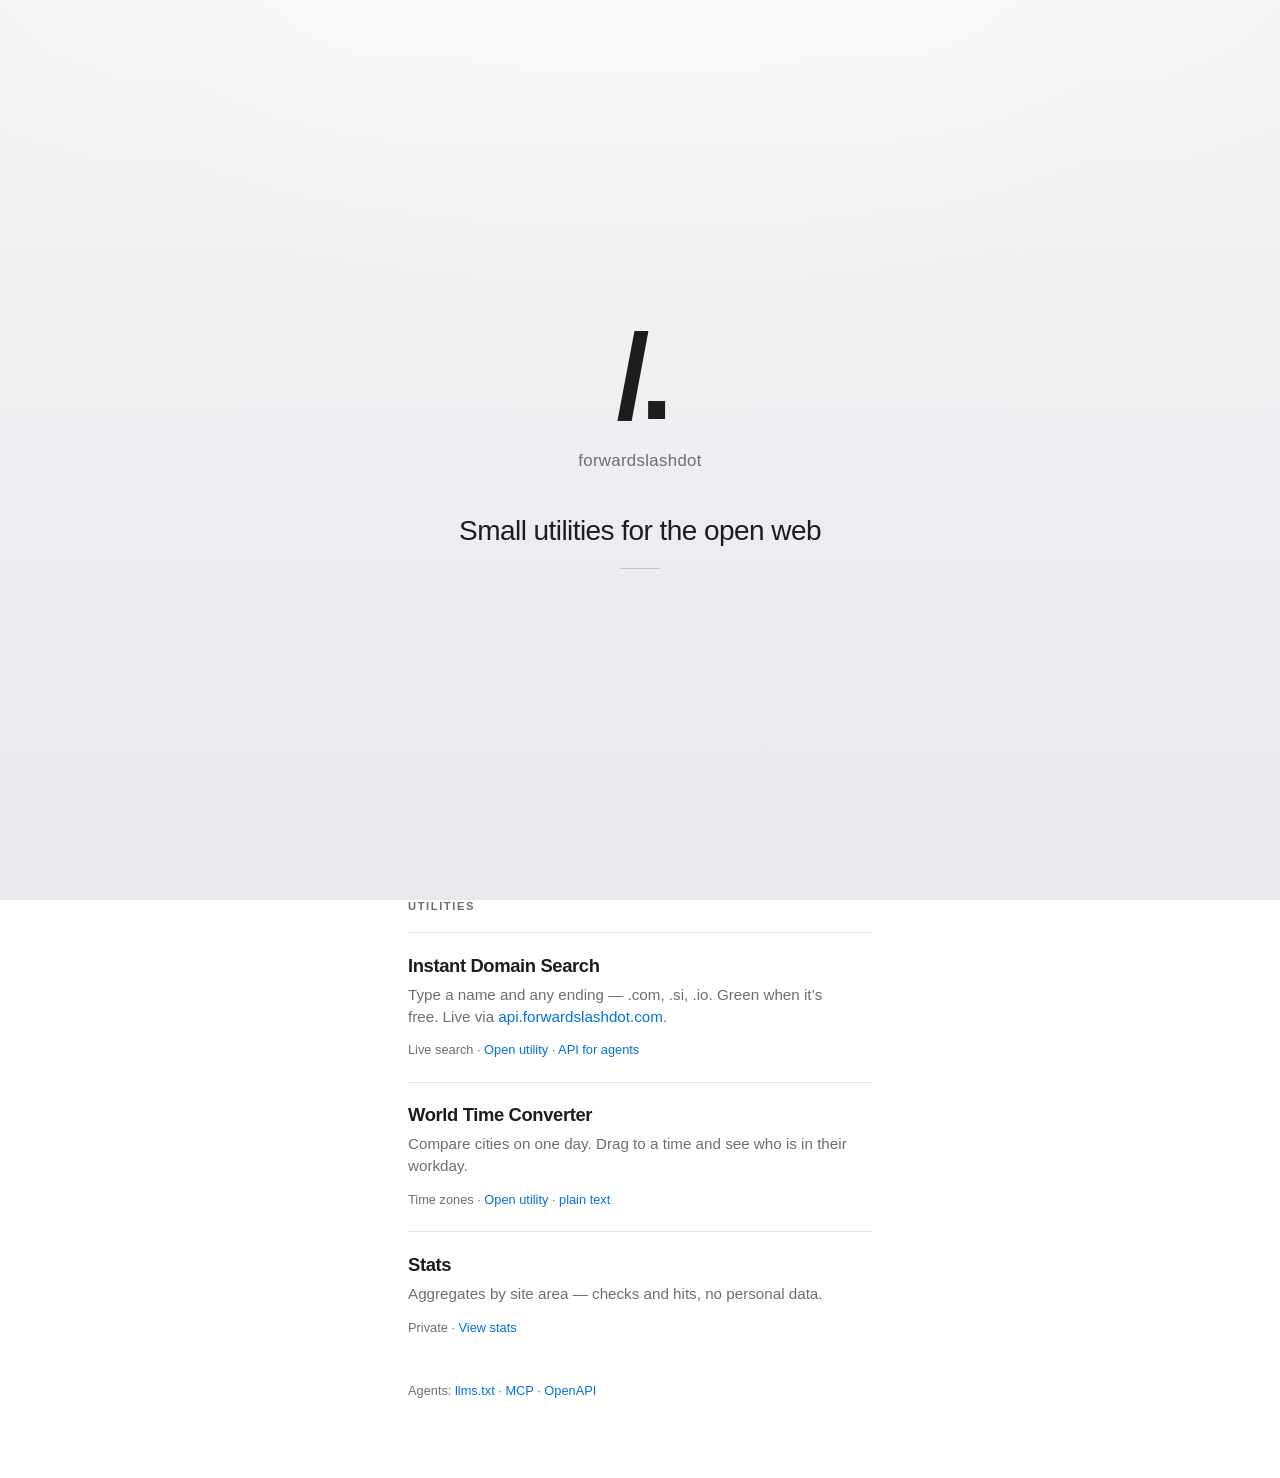
<file: index.html>
<!DOCTYPE html>
<html lang="en">
<head>
  <meta charset="utf-8" />
  <meta name="viewport" content="width=device-width, initial-scale=1" />
  <meta name="impact-site-verification" value="1839c96a-81ef-4485-b208-492949b9b396" />
  <title>forwardslashdot — /.</title>
  <meta name="description" content="forwardslashdot ( / . ) — Instant Domain Search and World Time Converter." />
  <link rel="canonical" href="https://www.forwardslashdot.com/" />
  <link rel="alternate" type="text/plain" href="/llms.txt" title="LLM reference" />
  <link rel="describedby" href="/llms.txt" />
  <meta property="og:title" content="forwardslashdot — /." />
  <meta property="og:description" content="Instant Domain Search and World Time Converter from forwardslashdot." />
  <meta property="og:url" content="https://www.forwardslashdot.com/" />
  <meta property="og:image" content="https://www.forwardslashdot.com/time.png" />
  <meta name="twitter:card" content="summary_large_image" />
  <meta name="theme-color" content="#f5f5f7" />
  <link rel="icon" href="data:image/svg+xml,%3Csvg xmlns='http://www.w3.org/2000/svg' viewBox='0 0 64 64'%3E%3Crect width='64' height='64' rx='14' fill='%231d1d1f'/%3E%3Ctext x='32' y='42' text-anchor='middle' font-family='Helvetica,Arial,sans-serif' font-size='26' font-weight='600' fill='white'%3E/.%3C/text%3E%3C/svg%3E" />
  <script type="application/ld+json">
  {
    "@context": "https://schema.org",
    "@type": "WebSite",
    "name": "forwardslashdot",
    "alternateName": "/.",
    "url": "https://www.forwardslashdot.com/",
    "description": "Instant Domain Search and World Time Converter.",
    "potentialAction": {
      "@type": "SearchAction",
      "target": "https://www.forwardslashdot.com/instantdomainsearch/",
      "query-input": "required name=domain"
    }
  }
  </script>
  <style>
    :root {
      --bg-top: #f5f5f7;
      --bg-bottom: #e8e8ed;
      --ink: #1d1d1f;
      --ink-soft: #6e6e73;
      --mark: #1d1d1f;
      --glow: rgba(255, 255, 255, 0.7);
      --link: #0071e3;
      --hairline: rgba(29, 29, 31, 0.12);
    }

    * {
      box-sizing: border-box;
      margin: 0;
      padding: 0;
    }

    html {
      scroll-behavior: smooth;
    }

    body {
      min-height: 100%;
      font-family: "SF Pro Display", "SF Pro Text", -apple-system, BlinkMacSystemFont,
        "Helvetica Neue", Helvetica, Arial, sans-serif;
      color: var(--ink);
      background:
        radial-gradient(120% 80% at 50% -10%, var(--glow), transparent 55%),
        linear-gradient(180deg, var(--bg-top) 0%, var(--bg-bottom) 100%);
      background-attachment: fixed;
      -webkit-font-smoothing: antialiased;
      text-rendering: optimizeLegibility;
    }

    a {
      color: var(--link);
      text-decoration: none;
    }

    a:hover {
      text-decoration: underline;
      text-underline-offset: 0.15em;
    }

    .stage {
      min-height: 100vh;
      display: grid;
      place-items: center;
      padding: 2.5rem 1.5rem 3rem;
    }

    .hero {
      text-align: center;
      max-width: 28rem;
    }

    .mark {
      display: block;
      font-size: clamp(4.5rem, 18vw, 7.5rem);
      font-weight: 600;
      letter-spacing: -0.08em;
      line-height: 0.9;
      color: var(--mark);
      opacity: 0;
      transform: translateY(12px);
      animation: rise 1.1s cubic-bezier(0.22, 1, 0.36, 1) 0.1s forwards;
    }

    .name {
      margin-top: 1.25rem;
      font-size: clamp(0.95rem, 2.4vw, 1.05rem);
      font-weight: 500;
      letter-spacing: 0.02em;
      color: var(--ink-soft);
      opacity: 0;
      transform: translateY(10px);
      animation: rise 1s cubic-bezier(0.22, 1, 0.36, 1) 0.35s forwards;
    }

    .tag {
      margin-top: 2.75rem;
      font-size: clamp(1.35rem, 4vw, 1.75rem);
      font-weight: 500;
      letter-spacing: -0.02em;
      color: var(--ink);
      opacity: 0;
      transform: translateY(10px);
      animation: rise 1s cubic-bezier(0.22, 1, 0.36, 1) 0.55s forwards;
    }

    .rule {
      width: 2.5rem;
      height: 1px;
      margin: 1.35rem auto 0;
      background: rgba(29, 29, 31, 0.18);
      transform: scaleX(0);
      transform-origin: center;
      animation: draw 0.8s cubic-bezier(0.22, 1, 0.36, 1) 0.85s forwards;
    }

    .utilities {
      max-width: 32rem;
      margin: 0 auto;
      padding: 0 1.5rem 5rem;
      opacity: 0;
      transform: translateY(14px);
      animation: rise 1s cubic-bezier(0.22, 1, 0.36, 1) 1s forwards;
    }

    .utilities-label {
      font-size: 0.7rem;
      font-weight: 600;
      letter-spacing: 0.14em;
      text-transform: uppercase;
      color: var(--ink-soft);
      margin-bottom: 1.25rem;
    }

    .utility {
      padding-top: 1.35rem;
      padding-bottom: 1.35rem;
      border-top: 1px solid var(--hairline);
    }

    .utility h2 {
      font-size: 1.15rem;
      font-weight: 560;
      letter-spacing: -0.02em;
      margin-bottom: 0.45rem;
    }

    .utility h2 a {
      color: var(--ink);
    }

    .utility h2 a:hover {
      color: var(--link);
    }

    .utility p {
      font-size: 0.95rem;
      line-height: 1.45;
      color: var(--ink-soft);
      max-width: 28rem;
    }

    .utility .meta {
      margin-top: 0.85rem;
      font-size: 0.8rem;
      color: var(--ink-soft);
    }

    @keyframes rise {
      to {
        opacity: 1;
        transform: translateY(0);
      }
    }

    @keyframes draw {
      to {
        transform: scaleX(1);
      }
    }

    @media (prefers-reduced-motion: reduce) {
      .mark, .name, .tag, .rule, .utilities {
        animation: none;
        opacity: 1;
        transform: none;
      }
    }
  </style>
</head>
<body>
  <main class="stage">
    <div class="hero">
      <span class="mark" aria-label="forwardslashdot">/.</span>
      <p class="name">forwardslashdot</p>
      <p class="tag">Small utilities for the open web</p>
      <div class="rule" aria-hidden="true"></div>
    </div>
  </main>

  <section class="utilities" aria-labelledby="utilities-heading">
    <p class="utilities-label" id="utilities-heading">Utilities</p>
    <article class="utility">
      <h2><a href="/instantdomainsearch/">Instant Domain Search</a></h2>
      <p>
        Type a name and any ending — .com, .si, .io. Green when it’s free. Live via
        <a href="https://api.forwardslashdot.com/health">api.forwardslashdot.com</a>.
      </p>
      <p class="meta">
        Live search ·
        <a href="/instantdomainsearch/">Open utility</a>
        ·
        <a href="https://api.forwardslashdot.com/llms.txt">API for agents</a>
      </p>
    </article>
    <article class="utility">
      <h2><a href="/worldtimeconverter">World Time Converter</a></h2>
      <p>
        Compare cities on one day. Drag to a time and see who is in their workday.
      </p>
      <p class="meta">
        Time zones ·
        <a href="/worldtimeconverter">Open utility</a>
        ·
        <a href="/time.txt">plain text</a>
      </p>
    </article>
    <article class="utility">
      <h2><a href="/stats/">Stats</a></h2>
      <p>
        Aggregates by site area — checks and hits, no personal data.
      </p>
      <p class="meta">
        Private ·
        <a href="/stats/">View stats</a>
      </p>
    </article>
    <p class="meta" style="margin-top:1.5rem;font-size:0.8rem;color:var(--ink-soft)">
      Agents: <a href="/llms.txt">llms.txt</a>
      ·
      <a href="https://api.forwardslashdot.com/.well-known/mcp.json">MCP</a>
      ·
      <a href="https://api.forwardslashdot.com/openapi.json">OpenAPI</a>
    </p>
  </section>
</body>
</html>
</file>
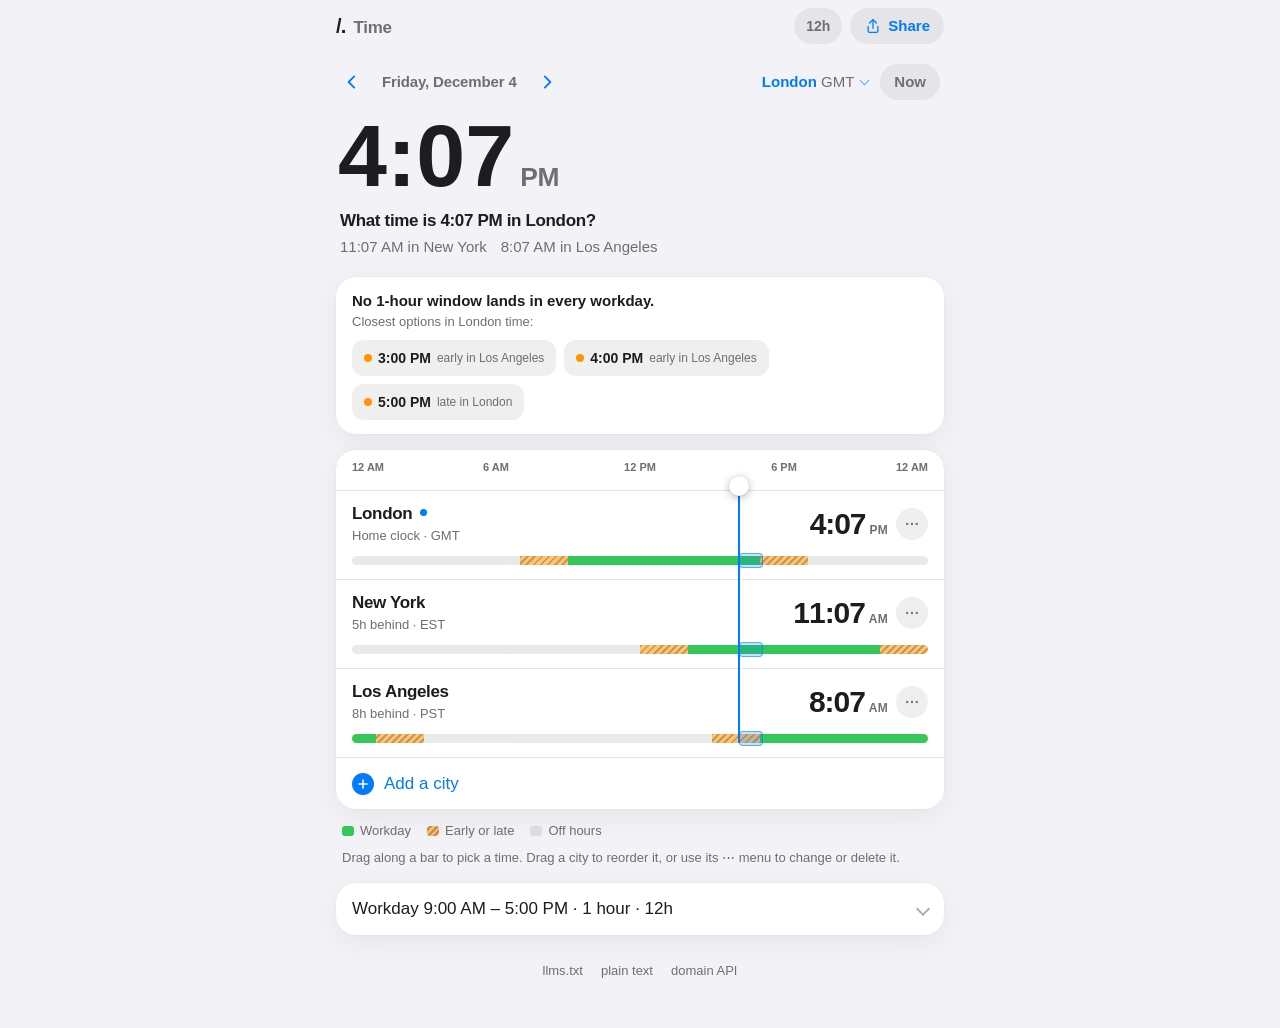
<file: worldtimeconverter/index.html>
<!DOCTYPE html>
<html lang="en">
<head>
  <meta charset="utf-8" />
  <meta name="viewport" content="width=device-width, initial-scale=1, viewport-fit=cover" />
  <title>World Time Converter — forwardslashdot</title>
  <meta name="description" content="World Time Converter by forwardslashdot — compare cities on one day, drag to a time, and see who is in their workday." />
  <meta name="theme-color" content="#f2f2f7" media="(prefers-color-scheme: light)" />
  <meta name="theme-color" content="#000000" media="(prefers-color-scheme: dark)" />
  <link rel="canonical" href="https://www.forwardslashdot.com/worldtimeconverter" />
  <meta property="og:url" content="https://www.forwardslashdot.com/worldtimeconverter" />
  <meta property="og:title" content="World Time Converter — forwardslashdot" />
  <meta property="og:description" content="Compare cities on one day and find a meeting that lands in everyone's workday." />
  <meta property="og:image" content="https://www.forwardslashdot.com/time.png" />
  <meta property="og:image:width" content="1200" />
  <meta property="og:image:height" content="630" />
  <meta name="twitter:card" content="summary_large_image" />
  <meta name="twitter:title" content="World Time Converter — forwardslashdot" />
  <meta name="twitter:description" content="Compare cities on one day and find a meeting that lands in everyone's workday." />
  <meta name="twitter:image" content="https://www.forwardslashdot.com/time.png" />
  <link rel="stylesheet" href="/assets/mh-motion.css" />
  <link rel="alternate" type="text/plain" href="/llms.txt" title="LLM reference" />
  <link rel="alternate" type="text/plain" href="/time.txt" title="Plain-text comparison" />
  <link rel="describedby" href="/llms.txt" />
  <link rel="icon" href="data:image/svg+xml,%3Csvg xmlns='http://www.w3.org/2000/svg' viewBox='0 0 64 64'%3E%3Crect width='64' height='64' rx='14' fill='%231d1d1f'/%3E%3Ctext x='32' y='42' text-anchor='middle' font-family='Helvetica,Arial,sans-serif' font-size='26' font-weight='600' fill='white'%3E/.%3C/text%3E%3C/svg%3E" />
  <script type="application/ld+json">
  {
    "@context": "https://schema.org",
    "@type": "WebApplication",
    "name": "World Time Converter",
    "url": "https://www.forwardslashdot.com/worldtimeconverter",
    "applicationCategory": "UtilitiesApplication",
    "operatingSystem": "Any",
    "description": "Compare cities on one day and find a meeting that lands in everyone's workday. Uses the IANA time zone database, including daylight saving.",
    "offers": { "@type": "Offer", "price": "0", "priceCurrency": "USD" },
    "publisher": { "@type": "Organization", "name": "forwardslashdot", "url": "https://www.forwardslashdot.com/" }
  }
  </script>
  <style>
    /* Apple-style tokens. Light and dark follow the system. */
    :root {
      color-scheme: light dark;
      --bg: #f2f2f7;
      --card: #ffffff;
      --label: #1d1d1f;
      --label2: #6e6e73;
      --label3: #aeaeb2;
      --sep: rgba(60, 60, 67, 0.14);
      --fill: rgba(120, 120, 128, 0.12);
      --fill2: rgba(120, 120, 128, 0.2);
      --blue: #007aff;
      --green: #34c759;
      --green-ink: #1c7c36;
      --warn-ink: #b25e00;
      --orange: #ff9500;
      --red: #ff3b30;
      --p-work: #34c759;
      --p-edge: rgba(255, 149, 0, 0.56);
      --p-edge-stripe: rgba(255, 149, 0, 0.85);
      --p-night: rgba(120, 120, 128, 0.16);
      --glass: rgba(242, 242, 247, 0.78);
      --popover: rgba(255, 255, 255, 0.92);
      --popover-border: rgba(0, 0, 0, 0.1);
      --shadow: 0 0 0 0.5px rgba(0, 0, 0, 0.04), 0 8px 30px rgba(0, 0, 0, 0.06);
      --font: -apple-system, "SF Pro Display", "SF Pro Text", BlinkMacSystemFont, "Helvetica Neue", Helvetica, Arial, sans-serif;
      --r: 20px;
      --spring: cubic-bezier(0.32, 0.72, 0, 1);
      --inset: 16px;
      --reveal: 148px;
    }

    @media (prefers-color-scheme: dark) {
      :root {
        --bg: #000000;
        --card: #1c1c1e;
        --label: #f5f5f7;
        --label2: #98989d;
        --label3: #636366;
        --sep: rgba(84, 84, 88, 0.6);
        --fill: rgba(120, 120, 128, 0.24);
        --fill2: rgba(120, 120, 128, 0.36);
        --blue: #0a84ff;
        --green: #30d158;
        --green-ink: #30d158;
        --warn-ink: #ff9f0a;
        --orange: #ff9f0a;
        --red: #ff453a;
        --p-work: #30d158;
        --p-edge: rgba(255, 159, 10, 0.58);
        --p-edge-stripe: rgba(255, 159, 10, 0.88);
        --p-night: rgba(120, 120, 128, 0.24);
        --glass: rgba(0, 0, 0, 0.72);
        --popover: rgba(44, 44, 46, 0.94);
        --popover-border: rgba(255, 255, 255, 0.14);
        --shadow: 0 0 0 0.5px rgba(255, 255, 255, 0.07);
      }
    }

    * { box-sizing: border-box; margin: 0; padding: 0; }
    [hidden] { display: none !important; }

    html { -webkit-text-size-adjust: 100%; }

    body {
      min-height: 100vh;
      background: var(--bg);
      color: var(--label);
      font-family: var(--font);
      font-size: 17px;
      line-height: 1.3;
      font-variant-numeric: tabular-nums;
      -webkit-font-smoothing: antialiased;
      text-rendering: optimizeLegibility;
    }

    button, input, select { font: inherit; color: inherit; }
    button { cursor: pointer; -webkit-tap-highlight-color: transparent; }
    a { color: var(--blue); text-decoration: none; }
    :focus-visible { outline: 3px solid color-mix(in srgb, var(--blue) 45%, transparent); outline-offset: 2px; }

    .sr {
      position: absolute;
      width: 1px;
      height: 1px;
      overflow: hidden;
      clip: rect(0 0 0 0);
      white-space: nowrap;
    }

    .wrap { max-width: 640px; margin: 0 auto; padding: 0 16px 40px; }

    /* ---------- Header ---------- */
    header {
      position: sticky;
      top: 0;
      z-index: 20;
      display: flex;
      align-items: center;
      justify-content: space-between;
      height: 52px;
      margin: 0 -16px;
      padding: 0 16px;
      background: var(--glass);
      -webkit-backdrop-filter: saturate(180%) blur(28px);
      backdrop-filter: saturate(180%) blur(28px);
    }

    .brand { display: inline-flex; align-items: baseline; gap: 8px; color: var(--label); }
    .mark { font-size: 20px; font-weight: 700; letter-spacing: -0.04em; }
    .brand-name { font-size: 17px; font-weight: 600; letter-spacing: -0.02em; color: var(--label2); }

    .header-actions { display: flex; align-items: center; gap: 8px; }
    .fmt-btn {
      min-height: 36px;
      padding: 0 12px;
      border: 0;
      border-radius: 18px;
      background: var(--fill);
      font-size: 14px;
      font-weight: 590;
      color: var(--label2);
      white-space: nowrap;
      transition: transform 0.2s var(--spring), background 0.2s, color 0.2s;
    }
    .fmt-btn:active { transform: scale(0.96); background: var(--fill2); }
    .fmt-btn[aria-pressed="true"] { color: var(--blue); }
    .share-wrap { position: relative; }
    .share {
      display: inline-flex;
      align-items: center;
      gap: 6px;
      min-height: 36px;
      padding: 0 14px;
      border: 0;
      border-radius: 18px;
      background: var(--fill);
      font-size: 15px;
      font-weight: 590;
      color: var(--blue);
      white-space: nowrap;
      transition: transform 0.2s var(--spring), background 0.2s;
    }
    .share:active { transform: scale(0.96); background: var(--fill2); }
    .share-glyph { width: 18px; height: 18px; }
    .share.is-copied { color: var(--green-ink); }

    /* ---------- Hero ---------- */
    .moment { padding: 8px 4px 20px; }

    .moment-bar { display: flex; align-items: center; justify-content: space-between; gap: 8px; flex-wrap: wrap; }
    .date-nav { display: inline-flex; align-items: center; gap: 2px; margin-left: -10px; }
    .moment-actions { display: flex; align-items: center; gap: 4px; }

    .icon-btn {
      width: 44px;
      height: 44px;
      display: inline-grid;
      place-items: center;
      border: 0;
      border-radius: 50%;
      background: none;
      color: var(--blue);
    }
    .icon-btn:active { background: var(--fill2); }
    .icon-btn svg { width: 18px; height: 18px; }

    .date-face {
      position: relative;
      display: inline-flex;
      align-items: center;
      min-height: 44px;
      padding: 0 6px;
      font-size: 15px;
      font-weight: 590;
      letter-spacing: -0.01em;
      color: var(--label2);
      cursor: pointer;
    }
    .date-face input { position: absolute; inset: 0; width: 100%; opacity: 0; cursor: pointer; }

    .where-wrap { position: relative; }
    .where {
      min-height: 44px;
      padding: 0 8px;
      border: 0;
      background: none;
      font-size: 15px;
      font-weight: 590;
      color: var(--blue);
      white-space: nowrap;
    }
    .where span { color: var(--label2); font-weight: 500; }
    .where::after {
      content: "";
      display: inline-block;
      width: 6px;
      height: 6px;
      margin: 0 0 3px 7px;
      border-right: 1.5px solid currentColor;
      border-bottom: 1.5px solid currentColor;
      transform: rotate(45deg);
      opacity: 0.6;
    }

    .text-btn {
      min-height: 36px;
      padding: 0 14px;
      border: 0;
      border-radius: 18px;
      background: var(--fill);
      font-size: 15px;
      font-weight: 590;
      color: var(--blue);
      transition: transform 0.2s var(--spring), background 0.2s;
    }
    .text-btn:active { transform: scale(0.96); background: var(--fill2); }
    .text-btn[aria-pressed="true"] { color: var(--label2); }

    .clock {
      margin-top: 6px;
      font-size: clamp(64px, 20vw, 88px);
      font-weight: 600;
      letter-spacing: -0.045em;
      line-height: 1;
      display: flex;
      align-items: baseline;
    }
    .clock-btn {
      display: inline-flex;
      align-items: baseline;
      padding: 2px 8px 2px 0;
      margin-left: -2px;
      border: 0;
      border-radius: 14px;
      background: none;
      text-align: left;
      transition: background 0.18s;
    }
    .clock-btn:hover { background: var(--fill); padding-left: 8px; margin-left: -8px; }
    .clock-input {
      width: min(100%, 280px);
      padding: 4px 12px;
      border: 2px solid var(--blue);
      border-radius: 14px;
      background: var(--card);
      font-size: clamp(44px, 14vw, 64px);
      font-weight: 600;
      letter-spacing: -0.04em;
      line-height: 1.05;
      color: var(--label);
      outline: none;
    }
    .ampm { margin-left: 6px; font-size: 0.3em; font-weight: 600; letter-spacing: -0.01em; color: var(--label2); }
    .ampm:empty { display: none; }

    .ask { margin-top: 8px; font-size: 17px; font-weight: 600; letter-spacing: -0.02em; line-height: 1.3; }
    .answer {
      margin-top: 4px;
      display: flex;
      flex-wrap: wrap;
      gap: 2px 14px;
      font-size: 15px;
      color: var(--label2);
      line-height: 1.4;
    }
    .chat-bit { white-space: nowrap; }
    .chat-line {
      position: absolute;
      width: 1px;
      height: 1px;
      overflow: hidden;
      clip: rect(0 0 0 0);
      white-space: nowrap;
    }

    .summary { margin-top: 8px; font-size: 15px; font-weight: 590; color: var(--label2); }
    .summary.is-good { color: var(--green-ink); }
    .summary.is-warn { color: var(--warn-ink); }
    .summary.is-low { color: var(--label2); }
    .dst-note {
      margin-top: 8px;
      font-size: 13px;
      font-weight: 550;
      color: var(--warn-ink);
      line-height: 1.35;
    }
    .card-open-row { display: none; }
    .card-open { font-size: 15px; font-weight: 590; }

    /* ---------- Best window ---------- */
    .best {
      display: flex;
      width: 100%;
      align-items: center;
      gap: 12px;
      margin: 0 0 16px;
      padding: 14px 16px;
      border: 0;
      border-radius: var(--r);
      background: var(--card);
      box-shadow: var(--shadow);
      text-align: left;
      font-size: 16px;
      font-weight: 590;
      letter-spacing: -0.015em;
      line-height: 1.3;
      transition: transform 0.2s var(--spring);
    }
    .best:active { transform: scale(0.99); }
    .best::before {
      content: "";
      flex: none;
      width: 10px;
      height: 10px;
      border-radius: 50%;
      background: var(--green);
    }
    .best::after {
      content: "Go there";
      flex: none;
      margin-left: auto;
      padding: 7px 14px;
      border-radius: 18px;
      background: var(--blue);
      color: #fff;
      font-size: 14px;
      white-space: nowrap;
    }
    .best.is-active { cursor: default; }
    .best.is-active:active { transform: none; }
    .best.is-active::after {
      content: "In window";
      background: color-mix(in srgb, var(--green) 16%, transparent);
      color: var(--green-ink);
    }
    .meet-box {
      margin: 0 0 16px;
      padding: 14px 16px;
      border-radius: var(--r);
      background: var(--card);
      box-shadow: var(--shadow);
    }
    .meet-note { margin: 0; font-size: 15px; font-weight: 590; color: var(--label); }
    .meet-sub { margin-top: 3px; font-size: 13px; color: var(--label2); }
    .compromises {
      display: flex;
      flex-wrap: wrap;
      gap: 8px;
      margin-top: 10px;
    }
    .comp-btn {
      display: inline-flex;
      align-items: center;
      gap: 6px;
      min-height: 36px;
      padding: 6px 12px;
      border: 0;
      border-radius: 12px;
      background: var(--fill);
      font-size: 14px;
      font-weight: 550;
      color: var(--label);
      text-align: left;
      transition: background 0.18s, transform 0.18s var(--spring);
    }
    .comp-btn:hover { background: var(--fill2); }
    .comp-btn:active { transform: scale(0.98); }
    .comp-btn[aria-pressed="true"] {
      background: color-mix(in srgb, var(--blue) 18%, transparent);
      color: var(--blue);
    }
    .comp-dot {
      width: 8px;
      height: 8px;
      border-radius: 50%;
      background: var(--orange);
      flex: none;
    }
    .comp-why { font-size: 12px; font-weight: 450; color: var(--label2); }
    .comp-btn[aria-pressed="true"] .comp-why { color: inherit; opacity: 0.85; }

    /* ---------- The day: shared axis, rows, playhead ---------- */
    .group {
      position: relative;
      border-radius: var(--r);
      background: var(--card);
      box-shadow: var(--shadow);
      user-select: none;
      -webkit-user-select: none;
      -webkit-touch-callout: none;
    }

    .scrub {
      position: relative;
      height: 40px;
      padding: 0 var(--inset);
      cursor: ew-resize;
      touch-action: none;
      border-radius: var(--r) var(--r) 0 0;
    }
    .axis-lane { position: relative; height: 100%; }
    .axis-lane span {
      position: absolute;
      top: 10px;
      transform: translateX(-50%);
      font-size: 11px;
      font-weight: 590;
      color: var(--label2);
      white-space: nowrap;
    }
    .axis-lane span:first-child { transform: none; }
    .axis-lane span:nth-child(5) { transform: translateX(-100%); }
    .scrub-pearl {
      position: absolute;
      z-index: 4;
      top: 26px;
      left: calc(var(--f, 0) * 100%);
      width: 20px;
      height: 20px;
      margin-left: -10px;
      border-radius: 50%;
      background: #fff;
      box-shadow: 0 0 0 0.5px rgba(0, 0, 0, 0.08), 0 2px 8px rgba(0, 0, 0, 0.28);
      transition: transform 0.2s var(--spring);
      pointer-events: none;
    }
    body.is-scrubbing .scrub-pearl { transform: scale(1.25); }
    body.is-scrubbing { user-select: none; -webkit-user-select: none; }

    .track { position: relative; }
    .dials { position: relative; }

    /* The playhead passes behind text; a card-coloured halo keeps numerals clean. */
    .head {
      position: absolute;
      z-index: 1;
      top: -6px;
      bottom: 0;
      left: calc(var(--inset) + (100% - 2 * var(--inset)) * var(--f, 0));
      width: 0;
      pointer-events: none;
      transition: opacity 0.2s;
    }
    .head::before {
      content: "";
      position: absolute;
      top: 0;
      bottom: 14px;
      width: 2px;
      margin-left: -1px;
      border-radius: 1px;
      background: var(--blue);
    }
    .track:has(.is-swiped, .is-dragging, .row-face[style*="translate"]) .head { opacity: 0; }

    .dial-card {
      position: relative;
      overflow: hidden;
      border-top: 0.5px solid var(--sep);
      background: var(--card);
      touch-action: pan-y;
      cursor: grab;
      user-select: none;
      -webkit-user-select: none;
      -webkit-touch-callout: none;
    }
    .dial-card.is-dragging {
      z-index: 6;
      cursor: grabbing;
      touch-action: none;
      border-radius: 16px;
      box-shadow: 0 0 0 0.5px rgba(0, 0, 0, 0.08), 0 16px 44px rgba(0, 0, 0, 0.22);
    }
    .dials.is-reordering { overflow: visible; }
    .group.is-full .dial-card:last-child { border-radius: 0 0 var(--r) var(--r); }

    .row-confirm {
      position: absolute;
      inset: 0 0 0 auto;
      display: flex;
    }
    .row-confirm button {
      width: calc(var(--reveal) / 2);
      border: 0;
      border-radius: 0;
      color: #fff;
      font-size: 15px;
      font-weight: 600;
    }
    .row-confirm [data-action="change"] { background: var(--blue); }
    .row-confirm [data-action="remove"] { background: var(--red); }
    .row-confirm button:disabled { opacity: 0.4; }

    .row-face {
      position: relative;
      display: grid;
      grid-template-columns: minmax(0, 1fr) auto auto;
      column-gap: 8px;
      align-items: center;
      padding: 12px var(--inset) 0;
      transition: transform 0.4s var(--spring);
    }
    .row-face[style*="translate"] { background: var(--card); transition: none; }
    .dial-card.is-swiped .row-face { background: var(--card); transform: translateX(calc(var(--reveal) * -1)); }

    .who { min-width: 0; position: relative; z-index: 2; }
    .city-name {
      display: block;
      max-width: 100%;
      padding: 0;
      border: 0;
      background: none;
      font-size: 17px;
      font-weight: 600;
      letter-spacing: -0.02em;
      text-align: left;
      white-space: nowrap;
      overflow: hidden;
      text-overflow: ellipsis;
    }
    .dial-card.is-home .city-name::after {
      content: "";
      display: inline-block;
      width: 7px;
      height: 7px;
      margin-left: 8px;
      border-radius: 50%;
      background: var(--blue);
      vertical-align: 3px;
    }
    .who-meta {
      min-width: 0;
      font-size: 13px;
      color: var(--label2);
      white-space: nowrap;
      overflow: hidden;
      text-overflow: ellipsis;
    }
    .sub {
      margin-top: 2px;
      display: flex;
      align-items: center;
      gap: 6px;
      min-width: 0;
      font-size: 13px;
      color: var(--label2);
    }
    .when {
      flex: none;
      padding: 1px 6px;
      border-radius: 6px;
      background: color-mix(in srgb, var(--blue) 14%, var(--card));
      font-size: 11px;
      font-weight: 600;
      line-height: 1.35;
      color: var(--blue);
      white-space: nowrap;
    }

    .who-time {
      position: relative;
      z-index: 2;
      font-size: 30px;
      font-weight: 600;
      letter-spacing: -0.035em;
      line-height: 1.05;
      text-align: right;
      white-space: nowrap;
    }
    .who-time small { margin-left: 4px; font-size: 12px; font-weight: 600; letter-spacing: 0.02em; color: var(--label2); }
    .who-time small:empty { display: none; }
    .wday { display: none; }

    .city-name, .who-time, .sub {
      text-shadow: 0 0 3px var(--card), 0 0 3px var(--card), 0 0 6px var(--card), 0 0 8px var(--card), 0 0 10px var(--card);
    }

    .row-more {
      position: relative;
      z-index: 2;
      width: 32px;
      height: 32px;
      display: inline-grid;
      place-items: center;
      border: 0;
      border-radius: 50%;
      background: var(--fill);
      color: var(--label2);
    }
    .row-more:hover, .row-more[aria-expanded="true"] { color: var(--label); background: var(--fill2); }
    .row-more svg { width: 16px; height: 16px; }

    .band-hit { grid-column: 1 / -1; padding: 12px 0 14px; cursor: ew-resize; touch-action: pan-y; }
    .dayband {
      position: relative;
      height: 9px;
      border-radius: 4.5px;
      background: var(--strip, var(--p-night));
      overflow: visible;
    }
    .dayband-edge {
      position: absolute;
      inset: 0;
      border-radius: inherit;
      pointer-events: none;
      background: repeating-linear-gradient(
        -45deg,
        transparent 0 3px,
        rgba(0, 0, 0, 0.22) 3px 5px
      );
      -webkit-mask-image: var(--edge-mask, none);
      mask-image: var(--edge-mask, none);
    }
    .band-span, .band-span-wrap {
      position: absolute;
      top: -3px;
      bottom: -3px;
      border-radius: 4px;
      background: color-mix(in srgb, var(--blue) 22%, transparent);
      box-shadow: inset 0 0 0 1px color-mix(in srgb, var(--blue) 55%, transparent);
      pointer-events: none;
    }
    .band-span {
      left: calc(var(--f, 0) * 100%);
      width: calc(var(--span-w, 0.04167) * 100%);
    }
    .band-span-wrap {
      left: 0;
      width: calc(var(--span-wrap, 0) * 100%);
      border-top-left-radius: 0;
      border-bottom-left-radius: 0;
    }
    .dial-card.is-swiped .band-span,
    .dial-card.is-swiped .band-span-wrap { opacity: 0; }

    .add-row {
      display: flex;
      width: 100%;
      align-items: center;
      gap: 10px;
      min-height: 52px;
      padding: 0 var(--inset);
      border: 0;
      border-top: 0.5px solid var(--sep);
      border-radius: 0 0 var(--r) var(--r);
      background: none;
      font-size: 17px;
      font-weight: 500;
      color: var(--blue);
      text-align: left;
    }
    .add-row:active { background: var(--fill); }
    .add-row .plus { width: 22px; height: 22px; display: inline-grid; place-items: center; border-radius: 50%; background: var(--blue); color: #fff; }
    .add-row .plus svg { width: 12px; height: 12px; }

    .legend { display: flex; flex-wrap: wrap; gap: 16px; padding: 14px 6px 0; font-size: 13px; color: var(--label2); }
    .legend i { display: inline-block; width: 12px; height: 10px; margin-right: 6px; border-radius: 3px; vertical-align: -1px; }
    .legend i.swatch-edge {
      background:
        repeating-linear-gradient(-45deg, transparent 0 2.5px, rgba(0, 0, 0, 0.24) 2.5px 4.5px),
        var(--p-edge);
    }
    .tip { padding: 10px 6px 0; font-size: 13px; color: var(--label2); }

    /* ---------- Add / change a place ---------- */
    .adder-backdrop {
      display: none;
      position: fixed;
      inset: 0;
      z-index: 39;
      background: rgba(0, 0, 0, 0.45);
      -webkit-backdrop-filter: blur(4px);
      backdrop-filter: blur(4px);
    }
    .adder {
      display: none;
      margin-top: 16px;
      padding: 14px 16px 16px;
      border-radius: var(--r);
      background: var(--card);
      box-shadow: var(--shadow);
    }
    .adder.is-open { display: block; }
    .adder-head {
      flex: none;
      display: flex;
      align-items: center;
      justify-content: space-between;
      gap: 12px;
      margin-bottom: 10px;
    }
    .adder-title { font-size: 20px; font-weight: 700; letter-spacing: -0.02em; }
    .adder-close {
      min-height: 32px;
      padding: 0 4px;
      border: 0;
      background: none;
      font-size: 16px;
      font-weight: 500;
      color: var(--blue);
    }
    .adder-close:active { opacity: 0.6; }
    .search { position: relative; flex: none; }
    .search input {
      width: 100%;
      height: 44px;
      padding: 0 14px;
      border: 0;
      border-radius: 12px;
      background: var(--fill);
      font-size: 17px;
      outline: none;
    }
    .search input::placeholder { color: var(--label2); }
    .search input:focus-visible { box-shadow: 0 0 0 3px color-mix(in srgb, var(--blue) 40%, transparent); }
    .search input:disabled { opacity: 0.5; }
    .adder-body { min-height: 0; }
    .results { list-style: none; margin-top: 6px; max-height: 340px; overflow: auto; }
    .option {
      display: flex;
      align-items: center;
      justify-content: space-between;
      gap: 12px;
      min-height: 56px;
      padding: 0 10px;
      border-top: 0.5px solid var(--sep);
      cursor: pointer;
    }
    .option:first-child { border-top: 0; }
    .option[aria-selected="true"] { background: var(--fill); border-radius: 10px; }
    .opt-city { font-weight: 590; }
    .opt-meta { font-size: 13px; color: var(--label2); text-align: right; }
    .no-match { padding: 18px 4px; color: var(--label2); text-align: center; }
    .chips { display: flex; flex-wrap: wrap; gap: 8px; margin-top: 12px; }
    .chip {
      min-height: 36px;
      padding: 0 14px;
      border: 0;
      border-radius: 18px;
      background: var(--fill);
      font-size: 15px;
      font-weight: 590;
    }
    .chip:active { background: var(--fill2); }

    @media (max-width: 640px), (hover: none) and (pointer: coarse) {
      .adder-backdrop.is-open { display: block; }
      .adder.is-open {
        position: fixed;
        z-index: 40;
        left: 12px;
        right: 12px;
        top: calc(var(--vv-top, 0px) + env(safe-area-inset-top, 0px) + 10px);
        max-height: calc(var(--vv-h, 100dvh) - env(safe-area-inset-top, 0px) - 20px);
        margin-top: 0;
        display: flex;
        flex-direction: column;
        overflow: hidden;
        background: var(--popover);
        border: 0.5px solid var(--popover-border);
        -webkit-backdrop-filter: saturate(180%) blur(28px);
        backdrop-filter: saturate(180%) blur(28px);
        box-shadow: 0 20px 52px rgba(0, 0, 0, 0.36);
      }
      .adder-body {
        flex: 1;
        min-height: 0;
        overflow-y: auto;
        -webkit-overflow-scrolling: touch;
        overscroll-behavior: contain;
      }
      .adder .results { max-height: none; overflow: visible; }
    }

    /* ---------- Workday ---------- */
    .workday { margin-top: 16px; border-radius: var(--r); background: var(--card); box-shadow: var(--shadow); }
    .workday summary {
      display: flex;
      align-items: center;
      justify-content: space-between;
      min-height: 52px;
      padding: 0 16px;
      font-size: 17px;
      list-style: none;
      cursor: pointer;
    }
    .workday summary::-webkit-details-marker { display: none; }
    .workday summary::after {
      content: "";
      width: 8px;
      height: 8px;
      margin-left: 12px;
      border-right: 2px solid var(--label3);
      border-bottom: 2px solid var(--label3);
      transform: rotate(45deg);
      transition: transform 0.3s var(--spring);
    }
    .workday[open] summary::after { transform: rotate(-135deg); }
    .workday-body {
      display: flex;
      align-items: center;
      flex-wrap: wrap;
      gap: 10px 12px;
      padding: 4px 16px 16px;
      border-top: 0.5px solid var(--sep);
      padding-top: 14px;
      font-size: 15px;
      color: var(--label2);
    }
    .workday-body label { display: inline-flex; align-items: center; gap: 8px; }
    .workday-body select {
      height: 36px;
      padding: 0 10px;
      border: 0;
      border-radius: 10px;
      background: var(--fill);
      font-size: 15px;
      color: var(--label);
    }
    .segmented { display: inline-flex; padding: 2px; border-radius: 10px; background: var(--fill); }
    .dur {
      min-height: 32px;
      min-width: 52px;
      padding: 0 12px;
      border: 0;
      border-radius: 8px;
      background: none;
      font-size: 13px;
      font-weight: 590;
      color: var(--label);
    }
    .dur[aria-pressed="true"] { background: var(--card); box-shadow: 0 0 0 0.5px rgba(0, 0, 0, 0.04), 0 3px 8px rgba(0, 0, 0, 0.12); }
    @media (prefers-color-scheme: dark) { .dur[aria-pressed="true"] { background: #636366; } }
    .work-note { flex-basis: 100%; font-size: 13px; color: var(--red); }
    .work-note:empty { display: none; }

    /* ---------- Menus and toast ---------- */
    .home-menu, .row-menu, .share-menu {
      min-width: 230px;
      padding: 6px;
      border-radius: 16px;
      background: var(--popover);
      -webkit-backdrop-filter: saturate(180%) blur(30px);
      backdrop-filter: saturate(180%) blur(30px);
      box-shadow: 0 0 0 0.5px var(--popover-border), 0 16px 48px rgba(0, 0, 0, 0.34);
      animation: pop 0.22s var(--spring);
    }
    @keyframes pop { from { opacity: 0; transform: scale(0.94); } }
    .home-menu { position: absolute; z-index: 40; top: calc(100% + 4px); right: 0; list-style: none; transform-origin: top right; }
    .share-menu { position: absolute; z-index: 50; top: calc(100% + 6px); right: 0; transform-origin: top right; }
    .home-menu button, .row-menu button, .share-menu button {
      display: flex;
      align-items: center;
      justify-content: space-between;
      gap: 14px;
      width: 100%;
      min-height: 44px;
      padding: 0 12px;
      border: 0;
      border-radius: 10px;
      background: none;
      font-size: 16px;
      color: var(--label);
      text-align: left;
      white-space: nowrap;
    }
    .home-menu button:hover, .row-menu button:hover:not(:disabled), .share-menu button:hover:not(:disabled) { background: var(--fill); }
    .home-menu button[aria-selected="true"] { color: var(--blue); }
    .home-menu .hint, .share-menu .hint { font-size: 13px; color: var(--label2); }
    .row-menu { position: fixed; z-index: 60; }
    .row-menu button:disabled, .share-menu button:disabled { opacity: 0.35; cursor: default; }
    .row-menu [data-menu="remove"] { color: var(--red); }
    .row-menu-rule { height: 0.5px; margin: 4px 8px; background: var(--sep); }

    .toast {
      position: fixed;
      z-index: 70;
      left: 50%;
      bottom: max(20px, env(safe-area-inset-bottom));
      display: flex;
      align-items: center;
      gap: 4px;
      max-width: calc(100% - 24px);
      padding: 4px 4px 4px 18px;
      border-radius: 24px;
      background: rgba(44, 44, 46, 0.94);
      color: #fff;
      font-size: 15px;
      font-weight: 500;
      -webkit-backdrop-filter: blur(20px);
      backdrop-filter: blur(20px);
      box-shadow: 0 10px 30px rgba(0, 0, 0, 0.25);
      opacity: 0;
      visibility: hidden;
      transform: translate(-50%, 20px);
      pointer-events: none;
      transition: opacity 0.25s, transform 0.4s var(--spring), visibility 0s 0.4s;
    }
    .toast.in { opacity: 1; visibility: visible; transform: translate(-50%, 0); pointer-events: auto; transition-delay: 0s; }
    .toast span { overflow: hidden; text-overflow: ellipsis; white-space: nowrap; }
    .toast button { min-height: 40px; padding: 0 14px; border: 0; border-radius: 20px; background: none; color: #64b5ff; font-size: 15px; font-weight: 590; }

    footer { padding: 28px 0 8px; text-align: center; }
    .foot-links { display: flex; justify-content: center; flex-wrap: wrap; gap: 6px 18px; font-size: 13px; }
    .foot-links a { color: var(--label2); }

    /* ---------- Embed and card mode ---------- */
    body.embed header,
    body.embed footer,
    body.embed .moment-bar,
    body.embed .clock,
    body.embed .ask,
    body.embed .answer,
    body.embed .summary,
    body.embed .dst-note,
    body.embed .workday,
    body.embed .meet-box,
    body.embed .meet-note,
    body.embed .adder,
    body.embed .add-row,
    body.embed .row-confirm,
    body.embed .row-more,
    body.embed .legend,
    body.embed .tip,
    body.embed .toast { display: none; }

    body.embed .wrap { padding: 16px; }
    body.embed .moment { padding: 0 0 12px; }
    body.embed .chat-line {
      position: static;
      width: auto;
      height: auto;
      overflow: visible;
      clip: auto;
      white-space: normal;
      font-size: 20px;
      font-weight: 600;
      letter-spacing: -0.03em;
      line-height: 1.25;
    }
    body.embed .scrub { cursor: default; touch-action: auto; }
    body.embed .dial-card, body.embed .band-hit { cursor: default; touch-action: auto; }
    body.embed .best { margin: 16px 0 0; }
    body.embed main { display: flex; flex-direction: column; }
    body.embed .moment { display: contents; }
    body.embed .chat-line { order: 1; margin-bottom: 12px; }
    body.embed .board { order: 2; }
    body.embed .card-open-row { display: block; order: 4; margin-top: 12px; }
    body.embed .group { border-radius: var(--r); }
    body.embed .dial-card:last-child { border-radius: 0 0 var(--r) var(--r); }

    @media (prefers-reduced-motion: reduce) {
      html { scroll-behavior: auto; }
      * { transition-duration: 0.01ms !important; animation-duration: 0.01ms !important; }
    }
  </style>
</head>
<body>
  <div class="wrap">
    <header>
      <a class="brand" href="/">
        <span class="mark" aria-hidden="true">/.</span>
        <span class="brand-name">Time</span>
      </a>
      <div class="header-actions">
        <button class="fmt-btn" id="fmt-toggle" type="button" aria-pressed="false" aria-label="Switch between 12-hour and 24-hour clock">24h</button>
        <div class="share-wrap">
          <button class="share" id="share" type="button" aria-label="Share this comparison" aria-haspopup="menu" aria-expanded="false" aria-controls="share-menu">
            <svg class="share-glyph" viewBox="0 0 24 24" fill="none" aria-hidden="true" stroke="currentColor" stroke-width="1.7" stroke-linecap="round" stroke-linejoin="round">
              <path d="M12 3.5v11.5" />
              <path d="m7.5 8 4.5-4.5L16.5 8" />
              <path d="M5.5 12.5v6a2 2 0 0 0 2 2h9a2 2 0 0 0 2-2v-6" />
            </svg>
            <span class="share-label">Share</span>
          </button>
          <div class="share-menu" id="share-menu" role="menu" hidden>
            <button type="button" role="menuitem" data-share="link"><span>Copy link</span><span class="hint">URL</span></button>
            <button type="button" role="menuitem" data-share="text"><span>Copy times as text</span><span class="hint">Slack / Email</span></button>
            <div class="row-menu-rule" role="separator"></div>
            <button type="button" role="menuitem" data-share="ics"><span>Download .ics</span><span class="hint">Calendar</span></button>
            <button type="button" role="menuitem" data-share="gcal"><span>Google Calendar</span><span class="hint">New tab</span></button>
            <div class="row-menu-rule" id="share-native-rule" role="separator" hidden></div>
            <button type="button" role="menuitem" data-share="native" id="share-native" hidden><span>System share…</span></button>
          </div>
        </div>
      </div>
    </header>

    <main>
      <section class="moment" aria-labelledby="ask">
        <div class="moment-bar">
          <div class="date-nav">
            <button class="icon-btn" id="prev-day" type="button" aria-label="Previous day">
              <svg viewBox="0 0 16 16" aria-hidden="true"><path d="M10 3 L5 8 L10 13" fill="none" stroke="currentColor" stroke-width="1.6" stroke-linecap="round" stroke-linejoin="round"/></svg>
            </button>
            <label class="date-face">
              <span id="date-text">Today</span>
              <input id="date-input" type="date" aria-label="Choose a date" />
            </label>
            <button class="icon-btn" id="next-day" type="button" aria-label="Next day">
              <svg viewBox="0 0 16 16" aria-hidden="true"><path d="M6 3 L11 8 L6 13" fill="none" stroke="currentColor" stroke-width="1.6" stroke-linecap="round" stroke-linejoin="round"/></svg>
            </button>
          </div>
          <div class="moment-actions">
            <div class="where-wrap">
              <button class="where" id="where" type="button" aria-label="Change home city" aria-haspopup="listbox" aria-expanded="false" aria-controls="home-menu"></button>
              <ul class="home-menu" id="home-menu" role="listbox" hidden></ul>
            </div>
            <button class="text-btn" id="now" type="button">Now</button>
          </div>
        </div>
        <div class="clock" id="clock">
          <button class="clock-btn" id="clock-btn" type="button" aria-label="Edit time" title="Click to type an exact time">
            <span id="clock-hm">–:–</span><span class="ampm" id="clock-ampm"></span>
          </button>
          <input class="clock-input" id="clock-input" type="text" inputmode="text" autocomplete="off" spellcheck="false" aria-label="Type a time such as 2:15 PM or 14:15" hidden />
        </div>
        <h1 class="ask" id="ask">What time is it?</h1>
        <p class="answer" id="answer"></p>
        <p class="chat-line" id="chat-line"></p>
        <p class="summary" id="summary" hidden></p>
        <p class="dst-note" id="dst-note" hidden></p>
        <p class="card-open-row"><a class="card-open" id="card-open" href="">Open the day</a></p>
      </section>

      <section class="board" id="board" aria-label="Cities on one day">
        <button class="best" id="best" type="button" aria-label="Suggested meeting window" hidden></button>
        <div class="meet-box" id="meet-box" hidden>
          <p class="meet-note" id="meet-note"></p>
          <p class="meet-sub" id="meet-sub"></p>
          <div class="compromises" id="compromises"></div>
        </div>
        <div class="group" id="group">
          <div class="scrub" id="slider" role="slider" tabindex="0" aria-valuemin="0" aria-valuemax="1439" aria-label="Time of day" aria-describedby="chat-line">
            <div class="axis-lane" id="axis-lane" aria-hidden="true">
              <span style="left: 0">12 AM</span><span style="left: 25%">6 AM</span><span style="left: 50%">12 PM</span><span style="left: 75%">6 PM</span><span style="left: 100%">12 AM</span>
              <i class="scrub-pearl"></i>
            </div>
          </div>
          <div class="track" id="track">
            <div class="dials" id="rows"></div>
            <div class="head" aria-hidden="true"></div>
          </div>
          <button class="add-row" id="add-city" data-add="1" type="button" aria-expanded="false">
            <span class="plus" aria-hidden="true"><svg viewBox="0 0 16 16"><path d="M8 2.5v11M2.5 8h11" fill="none" stroke="currentColor" stroke-width="2" stroke-linecap="round"/></svg></span>
            <span>Add a city</span>
          </button>
        </div>
        <div class="adder-backdrop" id="adder-backdrop" aria-hidden="true"></div>
        <div class="adder" id="adder">
          <div class="adder-head">
            <p class="adder-title" id="adder-title">Add a city</p>
            <button class="adder-close" id="adder-close" type="button">Cancel</button>
          </div>
          <div class="search">
            <label class="sr" for="city-search">Add a city</label>
            <input id="city-search" type="text" placeholder="Add a place" role="combobox" aria-expanded="false" aria-autocomplete="list" aria-controls="city-list" autocomplete="off" autocapitalize="off" spellcheck="false" />
          </div>
          <div class="adder-body">
            <ul class="results" id="city-list" role="listbox" hidden></ul>
            <div class="chips" id="chips"></div>
          </div>
        </div>
        <p class="legend">
          <span><i style="background: var(--p-work)"></i>Workday</span>
          <span><i class="swatch-edge"></i>Early or late</span>
          <span><i style="background: var(--p-night)"></i>Off hours</span>
        </p>
        <p class="tip" id="tip">Drag along a bar to pick a time. Drag a city to reorder it, or use its ⋯ menu.</p>
        <details class="workday" id="workday">
          <summary id="workday-summary">Workday 9:00 AM – 5:00 PM · 1 hour</summary>
          <div class="workday-body">
            <label>From <select id="work-start" aria-label="Workday starts"></select></label>
            <label>to <select id="work-end" aria-label="Workday ends"></select></label>
            <div class="segmented" role="group" aria-label="Meeting length">
              <button class="dur" type="button" data-dur="30">30m</button>
              <button class="dur" type="button" data-dur="60">1h</button>
              <button class="dur" type="button" data-dur="120">2h</button>
            </div>
            <div class="segmented" role="group" aria-label="Clock format">
              <button class="dur" type="button" data-fmt="12">12h</button>
              <button class="dur" type="button" data-fmt="24">24h</button>
            </div>
            <span class="work-note" id="work-note" role="status"></span>
          </div>
        </details>
      </section>
      <div class="row-menu" id="row-menu" role="menu" hidden>
        <button type="button" role="menuitem" data-menu="home">Set as home clock</button>
        <button type="button" role="menuitem" data-menu="up">Move up</button>
        <button type="button" role="menuitem" data-menu="down">Move down</button>
        <div class="row-menu-rule" role="separator"></div>
        <button type="button" role="menuitem" data-menu="change">Change</button>
        <button type="button" role="menuitem" data-menu="remove">Delete</button>
      </div>

      <p class="sr" id="live" aria-live="polite"></p>
      <div class="toast" id="toast" role="status"><span id="toast-text"></span><button id="toast-undo" type="button">Undo</button></div>
    </main>

    <footer>
      <p class="foot-links">
        <a href="/llms.txt">llms.txt</a>
        <a id="plain-text-link" href="/time.txt">plain text</a>
        <a href="https://api.forwardslashdot.com/llms.txt">domain API</a>
      </p>
    </footer>
  </div>

  <script>
    const STORAGE = "forwardslashdot-time";
    const SUGGEST = ["New York", "London", "Tokyo", "Sydney", "Paris", "Singapore", "Dubai", "Los Angeles"];
    const MONTHS = ["January", "February", "March", "April", "May", "June", "July", "August", "September", "October", "November", "December"];
    const MONTHS_SHORT = ["Jan", "Feb", "Mar", "Apr", "May", "Jun", "Jul", "Aug", "Sep", "Oct", "Nov", "Dec"];
    const FALLBACK = [
      { city: "New York", region: "United States", zone: "America/New_York", aliases: ["nyc"] },
      { city: "Los Angeles", region: "United States", zone: "America/Los_Angeles", aliases: ["la"] },
      { city: "San Francisco", region: "United States", zone: "America/Los_Angeles", aliases: ["sf"] },
      { city: "Chicago", region: "United States", zone: "America/Chicago", aliases: [] },
      { city: "London", region: "United Kingdom", zone: "Europe/London", aliases: ["uk"] },
      { city: "Paris", region: "France", zone: "Europe/Paris", aliases: [] },
      { city: "Berlin", region: "Germany", zone: "Europe/Berlin", aliases: [] },
      { city: "Dubai", region: "United Arab Emirates", zone: "Asia/Dubai", aliases: [] },
      { city: "Mumbai", region: "India", zone: "Asia/Kolkata", aliases: [] },
      { city: "Singapore", region: "Singapore", zone: "Asia/Singapore", aliases: [] },
      { city: "Hong Kong", region: "China", zone: "Asia/Hong_Kong", aliases: [] },
      { city: "Tokyo", region: "Japan", zone: "Asia/Tokyo", aliases: [] },
      { city: "Sydney", region: "Australia", zone: "Australia/Sydney", aliases: [] },
      { city: "São Paulo", region: "Brazil", zone: "America/Sao_Paulo", aliases: ["sao paulo"] },
      { city: "Phoenix", region: "United States", zone: "America/Phoenix", aliases: [] },
      { city: "Kathmandu", region: "Nepal", zone: "Asia/Kathmandu", aliases: [] },
      { city: "UTC", region: "Coordinated Universal Time", zone: "Etc/UTC", aliases: ["utc"] }
    ];

    function defaultHour24() {
      try {
        return Intl.DateTimeFormat().resolvedOptions().hour12 === false;
      } catch (err) {
        return false;
      }
    }

    let CITIES = [{"city":"New York","region":"United States","zone":"America/New_York","aliases":["nyc","new york city","manhattan","eastern"],"popular":true},{"city":"Boston","region":"United States","zone":"America/New_York","aliases":["bos"]},{"city":"Miami","region":"United States","zone":"America/New_York","aliases":["mia"]},{"city":"Atlanta","region":"United States","zone":"America/New_York","aliases":["atl"]},{"city":"Toronto","region":"Canada","zone":"America/Toronto","aliases":["yyz"],"popular":true},{"city":"Montreal","region":"Canada","zone":"America/Toronto","aliases":["montréal"]},{"city":"Washington","region":"United States","zone":"America/New_York","aliases":["dc","washington dc"]},{"city":"Halifax","region":"Canada","zone":"America/Halifax","aliases":["atlantic"]},{"city":"St. John's","region":"Canada","zone":"America/St_Johns","aliases":["st johns","newfoundland"]},{"city":"Chicago","region":"United States","zone":"America/Chicago","aliases":["chi","central"],"popular":true},{"city":"Austin","region":"United States","zone":"America/Chicago","aliases":["atx"]},{"city":"Dallas","region":"United States","zone":"America/Chicago","aliases":["dfw"]},{"city":"Houston","region":"United States","zone":"America/Chicago","aliases":["hou"]},{"city":"Winnipeg","region":"Canada","zone":"America/Winnipeg","aliases":[]},{"city":"Mexico City","region":"Mexico","zone":"America/Mexico_City","aliases":["cdmx","mexico"],"popular":true},{"city":"Bogotá","region":"Colombia","zone":"America/Bogota","aliases":["bogota"]},{"city":"Lima","region":"Peru","zone":"America/Lima","aliases":[]},{"city":"Denver","region":"United States","zone":"America/Denver","aliases":["mountain"],"popular":true},{"city":"Salt Lake City","region":"United States","zone":"America/Denver","aliases":["slc","utah"]},{"city":"Edmonton","region":"Canada","zone":"America/Edmonton","aliases":[]},{"city":"Calgary","region":"Canada","zone":"America/Edmonton","aliases":["yyc"]},{"city":"Phoenix","region":"United States","zone":"America/Phoenix","aliases":["phx","arizona"]},{"city":"Los Angeles","region":"United States","zone":"America/Los_Angeles","aliases":["la","lax","pacific"],"popular":true},{"city":"San Francisco","region":"United States","zone":"America/Los_Angeles","aliases":["sf","bay area","san fran"]},{"city":"Seattle","region":"United States","zone":"America/Los_Angeles","aliases":["sea"]},{"city":"Vancouver","region":"Canada","zone":"America/Vancouver","aliases":["yvr"]},{"city":"Anchorage","region":"United States","zone":"America/Anchorage","aliases":["alaska"]},{"city":"Honolulu","region":"United States","zone":"Pacific/Honolulu","aliases":["hawaii","hnl"]},{"city":"São Paulo","region":"Brazil","zone":"America/Sao_Paulo","aliases":["sao paulo","sampa"],"popular":true},{"city":"Rio de Janeiro","region":"Brazil","zone":"America/Sao_Paulo","aliases":["rio"]},{"city":"Buenos Aires","region":"Argentina","zone":"America/Argentina/Buenos_Aires","aliases":["baires"]},{"city":"Santiago","region":"Chile","zone":"America/Santiago","aliases":[]},{"city":"Reykjavík","region":"Iceland","zone":"Atlantic/Reykjavik","aliases":["reykjavik"]},{"city":"London","region":"United Kingdom","zone":"Europe/London","aliases":["uk","britain","england","gmt"],"popular":true},{"city":"Dublin","region":"Ireland","zone":"Europe/Dublin","aliases":[]},{"city":"Lisbon","region":"Portugal","zone":"Europe/Lisbon","aliases":["lx"]},{"city":"Paris","region":"France","zone":"Europe/Paris","aliases":["cdg"],"popular":true},{"city":"Madrid","region":"Spain","zone":"Europe/Madrid","aliases":[]},{"city":"Barcelona","region":"Spain","zone":"Europe/Madrid","aliases":["bcn"]},{"city":"Berlin","region":"Germany","zone":"Europe/Berlin","aliases":["ber"],"popular":true},{"city":"Amsterdam","region":"Netherlands","zone":"Europe/Amsterdam","aliases":["ams"]},{"city":"Brussels","region":"Belgium","zone":"Europe/Brussels","aliases":[]},{"city":"Rome","region":"Italy","zone":"Europe/Rome","aliases":["roma"]},{"city":"Zurich","region":"Switzerland","zone":"Europe/Zurich","aliases":["zürich","zurich"]},{"city":"Vienna","region":"Austria","zone":"Europe/Vienna","aliases":["wien"]},{"city":"Prague","region":"Czechia","zone":"Europe/Prague","aliases":["praha"]},{"city":"Warsaw","region":"Poland","zone":"Europe/Warsaw","aliases":["warszawa"]},{"city":"Stockholm","region":"Sweden","zone":"Europe/Stockholm","aliases":[]},{"city":"Oslo","region":"Norway","zone":"Europe/Oslo","aliases":[]},{"city":"Copenhagen","region":"Denmark","zone":"Europe/Copenhagen","aliases":["københavn","copenhagen"]},{"city":"Helsinki","region":"Finland","zone":"Europe/Helsinki","aliases":[]},{"city":"Athens","region":"Greece","zone":"Europe/Athens","aliases":[]},{"city":"Bucharest","region":"Romania","zone":"Europe/Bucharest","aliases":[]},{"city":"Kyiv","region":"Ukraine","zone":"Europe/Kyiv","aliases":["kiev"]},{"city":"Istanbul","region":"Türkiye","zone":"Europe/Istanbul","aliases":["constantinople"]},{"city":"Moscow","region":"Russia","zone":"Europe/Moscow","aliases":["москва"]},{"city":"Cairo","region":"Egypt","zone":"Africa/Cairo","aliases":[]},{"city":"Johannesburg","region":"South Africa","zone":"Africa/Johannesburg","aliases":["joburg","jhb"],"popular":true},{"city":"Cape Town","region":"South Africa","zone":"Africa/Johannesburg","aliases":["cpt"]},{"city":"Lagos","region":"Nigeria","zone":"Africa/Lagos","aliases":[]},{"city":"Nairobi","region":"Kenya","zone":"Africa/Nairobi","aliases":[]},{"city":"Addis Ababa","region":"Ethiopia","zone":"Africa/Addis_Ababa","aliases":["addis"]},{"city":"Casablanca","region":"Morocco","zone":"Africa/Casablanca","aliases":["casa"]},{"city":"Tel Aviv","region":"Israel","zone":"Asia/Jerusalem","aliases":["jerusalem"]},{"city":"Riyadh","region":"Saudi Arabia","zone":"Asia/Riyadh","aliases":[]},{"city":"Doha","region":"Qatar","zone":"Asia/Qatar","aliases":[]},{"city":"Dubai","region":"United Arab Emirates","zone":"Asia/Dubai","aliases":["uae","dxb"],"popular":true},{"city":"Tehran","region":"Iran","zone":"Asia/Tehran","aliases":[]},{"city":"Karachi","region":"Pakistan","zone":"Asia/Karachi","aliases":[]},{"city":"Mumbai","region":"India","zone":"Asia/Kolkata","aliases":["bombay"],"popular":true},{"city":"Delhi","region":"India","zone":"Asia/Kolkata","aliases":["new delhi"]},{"city":"Bengaluru","region":"India","zone":"Asia/Kolkata","aliases":["bangalore"]},{"city":"Kolkata","region":"India","zone":"Asia/Kolkata","aliases":["calcutta"]},{"city":"Kathmandu","region":"Nepal","zone":"Asia/Kathmandu","aliases":[]},{"city":"Dhaka","region":"Bangladesh","zone":"Asia/Dhaka","aliases":[]},{"city":"Bangkok","region":"Thailand","zone":"Asia/Bangkok","aliases":["bkk"]},{"city":"Ho Chi Minh City","region":"Vietnam","zone":"Asia/Ho_Chi_Minh","aliases":["saigon","hcmc"]},{"city":"Jakarta","region":"Indonesia","zone":"Asia/Jakarta","aliases":["jkt"]},{"city":"Singapore","region":"Singapore","zone":"Asia/Singapore","aliases":["sg","sin"],"popular":true},{"city":"Kuala Lumpur","region":"Malaysia","zone":"Asia/Kuala_Lumpur","aliases":["kl"]},{"city":"Hong Kong","region":"China","zone":"Asia/Hong_Kong","aliases":["hk"],"popular":true},{"city":"Taipei","region":"Taiwan","zone":"Asia/Taipei","aliases":[]},{"city":"Shanghai","region":"China","zone":"Asia/Shanghai","aliases":[],"popular":true},{"city":"Beijing","region":"China","zone":"Asia/Shanghai","aliases":["peking"]},{"city":"Manila","region":"Philippines","zone":"Asia/Manila","aliases":["mnl"]},{"city":"Seoul","region":"South Korea","zone":"Asia/Seoul","aliases":["korea"]},{"city":"Tokyo","region":"Japan","zone":"Asia/Tokyo","aliases":["tyo","japan"],"popular":true},{"city":"Osaka","region":"Japan","zone":"Asia/Tokyo","aliases":[]},{"city":"Perth","region":"Australia","zone":"Australia/Perth","aliases":[]},{"city":"Adelaide","region":"Australia","zone":"Australia/Adelaide","aliases":[]},{"city":"Brisbane","region":"Australia","zone":"Australia/Brisbane","aliases":[]},{"city":"Sydney","region":"Australia","zone":"Australia/Sydney","aliases":["syd"],"popular":true},{"city":"Melbourne","region":"Australia","zone":"Australia/Melbourne","aliases":["mel"]},{"city":"Auckland","region":"New Zealand","zone":"Pacific/Auckland","aliases":["akl"],"popular":true},{"city":"Wellington","region":"New Zealand","zone":"Pacific/Auckland","aliases":[]},{"city":"Fiji","region":"Fiji","zone":"Pacific/Fiji","aliases":["suva"]},{"city":"UTC","region":"Coordinated Universal Time","zone":"Etc/UTC","aliases":["utc","zulu"],"popular":true}];
    const state = {
      cities: [],
      anchorKey: "",
      year: 2026,
      month: 1,
      day: 1,
      minutes: 9 * 60,
      workStart: 9 * 60,
      workEnd: 17 * 60,
      duration: 60,
      hour24: defaultHour24(),
      hour24Explicit: false,
      detected: "",
      followDevice: true,
      customOrder: false,
      replaceKey: ""
    };

    const board = document.getElementById("board");
    const rowsEl = document.getElementById("rows");
    const slider = document.getElementById("slider");
    const groupEl = document.getElementById("group");
    const laneEl = document.getElementById("axis-lane");
    const presentation = new URLSearchParams(location.search);
    if (presentation.get("embed") === "1" || presentation.get("card") === "1") {
      document.body.classList.add("embed");
      slider.removeAttribute("tabindex");
    }
    const searchInput = document.getElementById("city-search");
    const cityList = document.getElementById("city-list");
    const chipsEl = document.getElementById("chips");
    const live = document.getElementById("live");
    let activeOption = 0;
    let reorder = null;
    let suppressClick = false;
    let swallowTimer = 0;

    // A drag can be followed by a click on release. Eat that one, but never a later tap.
    function swallowClick() {
      suppressClick = true;
      clearTimeout(swallowTimer);
      swallowTimer = setTimeout(function () { suppressClick = false; }, 350);
    }

    function keyOf(city) { return city.city + "~" + city.zone; }

    function safeZone(zone) {
      try {
        Intl.DateTimeFormat("en-US", { timeZone: zone }).format();
        return zone;
      } catch (err) {
        return "";
      }
    }

    function zoneLabel(zone) {
      return zone.split("/").pop().replaceAll("_", " ");
    }

    // British Columbia's last clock change was the spring-forward on
    // 8 March 2026. After 02:00 PST (10:00 UTC) the province stays on
    // Pacific Time, UTC−7, abbreviated PCT. Older browser timezone data
    // still falls back to PST in November or keeps the PDT label.
    const BC_PCT_ZONES = { "America/Vancouver": true, "Canada/Pacific": true };
    const BC_PCT_FROM = Date.UTC(2026, 2, 8, 10, 0);

    function permanentRule(zone, utcMs) {
      if (BC_PCT_ZONES[zone] && utcMs >= BC_PCT_FROM) return { offset: -420, abbr: "PCT" };
      return null;
    }

    function partsFromOffset(utcMs, offset, abbr) {
      const date = new Date(utcMs + offset * 60000);
      const weekdays = ["Sunday", "Monday", "Tuesday", "Wednesday", "Thursday", "Friday", "Saturday"];
      return {
        year: date.getUTCFullYear(),
        month: date.getUTCMonth() + 1,
        day: date.getUTCDate(),
        hour: date.getUTCHours(),
        minute: date.getUTCMinutes(),
        second: date.getUTCSeconds(),
        weekday: weekdays[date.getUTCDay()],
        abbr: abbr
      };
    }

    const ZONE_ABBR = {
      "Asia/Tokyo": { 540: "JST" },
      "Asia/Seoul": { 540: "KST" },
      "Asia/Kolkata": { 330: "IST" },
      "Asia/Calcutta": { 330: "IST" },
      "Asia/Singapore": { 480: "SGT" },
      "Asia/Hong_Kong": { 480: "HKT" },
      "Asia/Shanghai": { 480: "CST" },
      "Asia/Taipei": { 480: "CST" },
      "Asia/Manila": { 480: "PHT" },
      "Asia/Kuala_Lumpur": { 480: "MYT" },
      "Asia/Bangkok": { 420: "ICT" },
      "Asia/Ho_Chi_Minh": { 420: "ICT" },
      "Asia/Jakarta": { 420: "WIB" },
      "Asia/Dubai": { 240: "GST" },
      "Asia/Riyadh": { 180: "AST" },
      "Asia/Qatar": { 180: "AST" },
      "Asia/Karachi": { 300: "PKT" },
      "Asia/Kathmandu": { 345: "NPT" },
      "Asia/Dhaka": { 360: "BST" },
      "Asia/Jerusalem": { 120: "IST", 180: "IDT" },
      "Asia/Tehran": { 210: "IRST" },
      "Europe/London": { 0: "GMT", 60: "BST" },
      "Europe/Paris": { 60: "CET", 120: "CEST" },
      "Europe/Berlin": { 60: "CET", 120: "CEST" },
      "Europe/Amsterdam": { 60: "CET", 120: "CEST" },
      "Europe/Rome": { 60: "CET", 120: "CEST" },
      "Europe/Madrid": { 60: "CET", 120: "CEST" },
      "Europe/Zurich": { 60: "CET", 120: "CEST" },
      "Europe/Vienna": { 60: "CET", 120: "CEST" },
      "Europe/Prague": { 60: "CET", 120: "CEST" },
      "Europe/Warsaw": { 60: "CET", 120: "CEST" },
      "Europe/Stockholm": { 60: "CET", 120: "CEST" },
      "Europe/Oslo": { 60: "CET", 120: "CEST" },
      "Europe/Copenhagen": { 60: "CET", 120: "CEST" },
      "Europe/Brussels": { 60: "CET", 120: "CEST" },
      "Europe/Budapest": { 60: "CET", 120: "CEST" },
      "Europe/Lisbon": { 0: "WET", 60: "WEST" },
      "Europe/Dublin": { 0: "GMT", 60: "IST" },
      "Europe/Athens": { 120: "EET", 180: "EEST" },
      "Europe/Helsinki": { 120: "EET", 180: "EEST" },
      "Europe/Bucharest": { 120: "EET", 180: "EEST" },
      "Europe/Kyiv": { 120: "EET", 180: "EEST" },
      "Europe/Istanbul": { 180: "TRT" },
      "Europe/Moscow": { 180: "MSK" },
      "Australia/Sydney": { 600: "AEST", 660: "AEDT" },
      "Australia/Melbourne": { 600: "AEST", 660: "AEDT" },
      "Australia/Brisbane": { 600: "AEST" },
      "Australia/Adelaide": { 570: "ACST", 630: "ACDT" },
      "Australia/Perth": { 480: "AWST" },
      "Pacific/Auckland": { 720: "NZST", 780: "NZDT" },
      "America/Sao_Paulo": { "-180": "BRT" },
      "America/Argentina/Buenos_Aires": { "-180": "ART" },
      "America/Santiago": { "-240": "CLT", "-180": "CLST" },
      "America/Bogota": { "-300": "COT" },
      "America/Lima": { "-300": "PET" },
      "America/Mexico_City": { "-360": "CST" },
      "Africa/Johannesburg": { 120: "SAST" },
      "Africa/Cairo": { 120: "EET", 180: "EEST" },
      "Africa/Lagos": { 60: "WAT" },
      "Africa/Nairobi": { 180: "EAT" }
    };

    function friendlyAbbr(timeZone, rawAbbr, year, month, day, hour, minute, second, utcMs) {
      if (rawAbbr && !/^(GMT|UTC)[+-]/i.test(rawAbbr)) return rawAbbr;
      const map = ZONE_ABBR[timeZone];
      if (!map) return rawAbbr || "";
      const asUTC = Date.UTC(year, month - 1, day, hour, minute, second);
      const off = Math.round((asUTC - utcMs) / 60000);
      return map[off] || map[String(off)] || rawAbbr || "";
    }

    function partsInZone(utcMs, timeZone) {
      const fixed = permanentRule(timeZone, utcMs);
      if (fixed) return partsFromOffset(utcMs, fixed.offset, fixed.abbr);
      const fmt = new Intl.DateTimeFormat("en-US", {
        timeZone: timeZone,
        hourCycle: "h23",
        year: "numeric",
        month: "2-digit",
        day: "2-digit",
        hour: "2-digit",
        minute: "2-digit",
        second: "2-digit",
        weekday: "long",
        timeZoneName: "short"
      });
      const bag = {};
      fmt.formatToParts(new Date(utcMs)).forEach(function (part) { bag[part.type] = part.value; });
      let hour = Number(bag.hour);
      if (hour === 24) hour = 0;
      const year = Number(bag.year);
      const month = Number(bag.month);
      const day = Number(bag.day);
      const minute = Number(bag.minute);
      const second = Number(bag.second);
      return {
        year: year,
        month: month,
        day: day,
        hour: hour,
        minute: minute,
        second: second,
        weekday: bag.weekday,
        abbr: friendlyAbbr(timeZone, bag.timeZoneName || "", year, month, day, hour, minute, second, utcMs)
      };
    }

    function tzOffset(utcMs, timeZone) {
      const fixed = permanentRule(timeZone, utcMs);
      if (fixed) return fixed.offset;
      const parts = partsInZone(utcMs, timeZone);
      const asUTC = Date.UTC(parts.year, parts.month - 1, parts.day, parts.hour, parts.minute, parts.second);
      return Math.round((asUTC - utcMs) / 60000);
    }

    function civilToInstant(year, month, day, minutes, timeZone) {
      const hour = Math.floor(minutes / 60);
      const minute = minutes % 60;
      const utc = Date.UTC(year, month - 1, day, hour, minute);
      const offset = tzOffset(utc, timeZone);
      let instant = utc - offset * 60000;
      const offset2 = tzOffset(instant, timeZone);
      if (offset2 !== offset) instant = utc - offset2 * 60000;
      return instant;
    }

    function covers(minute, start, end) {
      if (end <= start || end - start >= 1440) return end - start >= 1440;
      if (minute < start) minute += 1440;
      else if (minute >= start + 1440) minute -= 1440;
      return start <= minute && minute < end;
    }

    function classify(minute) {
      minute = ((minute % 1440) + 1440) % 1440;
      if (covers(minute, state.workStart, state.workEnd)) return "work";
      if (covers(minute, state.workStart - 120, state.workStart)) return "early";
      if (covers(minute, state.workEnd, state.workEnd + 120)) return "late";
      return "night";
    }

    function formatTime(hour, minute) {
      const m = String(minute).padStart(2, "0");
      if (state.hour24) {
        const h24 = String(hour).padStart(2, "0");
        return { h: h24, m: m, suffix: "", text: h24 + ":" + m };
      }
      const suffix = hour < 12 ? "AM" : "PM";
      const h = hour % 12 || 12;
      return { h: h, m: m, suffix: suffix, text: h + ":" + m + " " + suffix };
    }

    function formatDelta(minutes) {
      if (minutes === 0) return "Same time";
      const direction = minutes > 0 ? "ahead" : "behind";
      minutes = Math.abs(minutes);
      const hours = Math.floor(minutes / 60);
      const mins = minutes % 60;
      const body = hours && mins ? hours + "h " + mins + "m" : hours ? hours + "h" : mins + "m";
      return body + " " + direction;
    }

    function dayDelta(from, to) {
      const a = Date.UTC(from.year, from.month - 1, from.day);
      const b = Date.UTC(to.year, to.month - 1, to.day);
      return Math.round((b - a) / 86400000);
    }

    function dayShift(delta) {
      if (delta === 1) return "tomorrow";
      if (delta === -1) return "yesterday";
      if (delta === 0) return "same";
      return "other";
    }

    function dayText(delta, parts) {
      if (delta === 0) return parts.weekday;
      if (delta === 1) return "Tomorrow";
      if (delta === -1) return "Yesterday";
      return parts.weekday.slice(0, 3) + ", " + MONTHS_SHORT[parts.month - 1] + " " + parts.day;
    }

    function summaryInfo(places) {
      if (places.length < 4) return null;
      const working = places.filter(function (place) { return place.period === "work"; }).length;
      if (!working || working === places.length) return null;
      const verb = working === 1 ? "is" : "are";
      const ratio = working / places.length;
      const tone = ratio >= 0.75 ? "is-good" : ratio >= 0.5 ? "is-warn" : "is-low";
      return { text: working + " of " + places.length + " " + verb + " in their workday.", tone: tone };
    }

    function summaryLine(places) {
      const info = summaryInfo(places);
      return info ? info.text : "";
    }

    function findUpcomingDst() {
      if (!state.cities.length) return "";
      const anchor = anchorCity();
      const baseNoon = civilToInstant(state.year, state.month, state.day, 12 * 60, anchor.zone);
      const baseAnchorOff = tzOffset(baseNoon, anchor.zone);
      let earliest = null;
      state.cities.forEach(function (city) {
        const startOfDay = civilToInstant(state.year, state.month, state.day, 0, city.zone);
        const startOff = tzOffset(startOfDay, city.zone);
        const endOfDay = startOfDay + 24 * 3600000;
        const endOff = tzOffset(endOfDay, city.zone);
        if (endOff !== startOff) {
          earliest = { days: 0, city: city, month: state.month, day: state.day, beforeDelta: startOff - baseAnchorOff, afterDelta: endOff - tzOffset(endOfDay, anchor.zone) };
          return;
        }
        let prevOff = tzOffset(baseNoon, city.zone);
        for (let d = 1; d <= 14; d += 1) {
          const probe = baseNoon + d * 86400000;
          const off = tzOffset(probe, city.zone);
          if (off !== prevOff) {
            if (!earliest || d < earliest.days) {
              const p = partsInZone(probe, city.zone);
              const nextAnchorOff = tzOffset(probe, anchor.zone);
              earliest = {
                days: d,
                city: city,
                month: p.month,
                day: p.day,
                beforeDelta: prevOff - baseAnchorOff,
                afterDelta: off - nextAnchorOff
              };
            }
            break;
          }
          prevOff = off;
        }
      });
      if (!earliest) return "";
      const when = earliest.days === 0
        ? "today"
        : earliest.days === 1
          ? "tomorrow (" + MONTHS_SHORT[earliest.month - 1] + " " + earliest.day + ")"
          : "in " + earliest.days + " days (" + MONTHS_SHORT[earliest.month - 1] + " " + earliest.day + ")";
      let msg = "Clocks change in " + earliest.city.city + " " + when + ".";
      if (state.cities.length > 1 && earliest.beforeDelta !== earliest.afterDelta && keyOf(earliest.city) !== state.anchorKey) {
        msg = "Clocks change in " + earliest.city.city + " " + when + " — offset shifts from "
          + formatDelta(earliest.beforeDelta).toLowerCase() + " to " + formatDelta(earliest.afterDelta).toLowerCase() + ".";
      }
      return msg;
    }

    function fitSummary() {
      const el = document.getElementById("summary");
      if (!el || !el.clientWidth) return;
      el.style.fontSize = "";
      el.style.whiteSpace = "nowrap";
      let size = 1.02;
      while (el.scrollWidth > el.clientWidth + 1 && size > 0.9) {
        size = Math.round((size - 0.015) * 1000) / 1000;
        el.style.fontSize = size + "rem";
      }
      if (el.scrollWidth > el.clientWidth + 1) {
        el.style.whiteSpace = "";
        el.style.fontSize = "";
      }
    }

    function anchorCity() {
      return state.cities.find(function (city) { return keyOf(city) === state.anchorKey; }) || state.cities[0];
    }

    function currentInstant() {
      const anchor = anchorCity();
      return civilToInstant(state.year, state.month, state.day, state.minutes, anchor.zone);
    }

    function snapshot() {
      const instant = currentInstant();
      const anchor = anchorCity();
      const anchorParts = partsInZone(instant, anchor.zone);
      const anchorOffset = tzOffset(instant, anchor.zone);
      const places = state.cities.map(function (city) {
        const parts = partsInZone(instant, city.zone);
        return {
          city: city,
          parts: parts,
          period: classify(parts.hour * 60 + parts.minute),
          delta: dayDelta(anchorParts, parts),
          offsetLabel: keyOf(city) === state.anchorKey && city.zone !== state.detected
            ? "Home clock"
            : formatDelta(tzOffset(instant, city.zone) - anchorOffset)
        };
      });
      return { instant: instant, anchor: anchor, anchorParts: anchorParts, places: places };
    }

    function holds(instant, duration, zone) {
      const seen = [];
      for (let step = 0; step < duration; step += 15) {
        const parts = partsInZone(instant + step * 60000, zone);
        seen.push(classify(parts.hour * 60 + parts.minute));
      }
      if (seen.every(function (item) { return item === "work"; })) return "work";
      if (seen.every(function (item) { return item === "work" || item === "early"; })) return "early";
      if (seen.every(function (item) { return item === "work" || item === "late"; })) return "late";
      return "night";
    }

    function findWindows() {
      const anchor = anchorCity();
      const duration = state.duration;
      const candidates = [];
      for (let start = 0; start + duration <= 1440; start += 30) {
        const instant = civilToInstant(state.year, state.month, state.day, start, anchor.zone);
        const check = partsInZone(instant, anchor.zone);
        if (check.year !== state.year || check.month !== state.month || check.day !== state.day) continue;
        if (check.hour * 60 + check.minute !== start) continue;
        const held = state.cities.map(function (city) { return holds(instant, duration, city.zone); });
        const workCount = held.filter(function (item) { return item === "work"; }).length;
        const score = held.reduce(function (sum, item) {
          return sum + (item === "work" ? 2 : item === "night" ? 0 : 1);
        }, 0);
        candidates.push({ start: start, instant: instant, held: held, score: score, all: workCount === state.cities.length });
      }
      if (!candidates.length) return [];
      let pool = candidates.filter(function (item) { return item.all; });
      if (!pool.length) {
        const best = Math.max.apply(null, candidates.map(function (item) { return item.score; }));
        pool = candidates.filter(function (item) { return item.score === best; });
      }
      pool.sort(function (a, b) { return a.start - b.start; });
      const chosen = [];
      pool.forEach(function (item) {
        if (chosen.length >= 4) return;
        if (chosen.some(function (prev) { return Math.abs(item.start - prev.start) < duration; })) return;
        chosen.push(item);
      });
      return chosen;
    }

    function segmentPeriod(city, hour) {
      const instant = civilToInstant(state.year, state.month, state.day, hour * 60 + 30, anchorCity().zone);
      const parts = partsInZone(instant, city.zone);
      return classify(parts.hour * 60 + parts.minute);
    }

    function paint() {
      const snap = snapshot();
      const time = formatTime(snap.anchorParts.hour, snap.anchorParts.minute);
      document.getElementById("clock-hm").textContent = time.h + ":" + time.m;
      document.getElementById("clock-ampm").textContent = time.suffix;
      const where = document.getElementById("where");
      where.replaceChildren();
      where.append(document.createTextNode(snap.anchor.city + " "));
      const abbr = document.createElement("span");
      abbr.textContent = snap.anchorParts.abbr;
      where.append(abbr);
      const yours = snap.anchor.zone === state.detected;
      where.setAttribute("aria-label", (yours ? "Your location, " : "Home city, ") + snap.anchor.city + " " + snap.anchorParts.abbr + ". Change home city.");

      const live = partsInZone(Date.now(), snap.anchor.zone);
      const noon = partsInZone(civilToInstant(state.year, state.month, state.day, 12 * 60, snap.anchor.zone), snap.anchor.zone);
      const dateCore = noon.weekday + ", " + MONTHS[state.month - 1] + " " + state.day;
      document.getElementById("date-text").textContent = state.year === live.year ? dateCore : dateCore + ", " + state.year;
      document.getElementById("date-input").value = stampDate();
      const atNow = sameDay(live, state) && state.minutes === live.hour * 60 + live.minute;
      document.getElementById("now").setAttribute("aria-pressed", atNow ? "true" : "false");

      const summary = summaryInfo(snap.places);
      const summaryEl = document.getElementById("summary");
      summaryEl.hidden = !summary;
      summaryEl.className = "summary" + (summary ? " " + summary.tone : "");
      summaryEl.textContent = summary ? summary.text : "";
      if (summary) fitSummary();
      const line = fillChatLine(snap);
      const question = fillAsk(snap);

      const f = state.minutes / 1440;
      const durF = state.duration / 1440;
      const spanW = Math.min(durF, 1 - f);
      const spanWrap = Math.max(0, (f + durF) - 1);
      groupEl.style.setProperty("--f", f.toFixed(5));
      groupEl.style.setProperty("--span-w", spanW.toFixed(5));
      groupEl.style.setProperty("--span-wrap", spanWrap.toFixed(5));
      slider.setAttribute("aria-valuenow", String(state.minutes));
      slider.setAttribute("aria-valuetext", line);
      document.title = question;
      const open = document.getElementById("card-open");
      if (open) {
        const bare = new URL(location.href);
        bare.searchParams.delete("embed");
        bare.searchParams.delete("card");
        bare.searchParams.delete("format");
        open.href = bare.pathname + bare.search;
      }

      snap.places.forEach(function (place) {
        const row = rowsEl.querySelector('[data-key="' + CSS.escape(keyOf(place.city)) + '"]');
        if (!row) return;
        const clock = formatTime(place.parts.hour, place.parts.minute);
        const hm = row.querySelector("[data-time]");
        hm.textContent = clock.h + ":" + clock.m;
        const suffix = document.createElement("small");
        suffix.textContent = clock.suffix;
        hm.append(suffix);
        const wday = row.querySelector("[data-wday]");
        if (place.delta === 0) {
          wday.hidden = true;
          wday.textContent = "";
        } else {
          wday.hidden = false;
          wday.textContent = place.parts.weekday.slice(0, 3);
        }
        const yours = place.city.zone === state.detected;
        let metaText = (yours ? "Your location" : place.offsetLabel) + " · " + place.parts.abbr;
        if (BC_PCT_ZONES[place.city.zone]) {
          metaText = (yours ? "" : place.offsetLabel + " · ") + "PCT · UTC−7 all year";
        }
        const metaEl = row.querySelector("[data-meta]");
        metaEl.textContent = metaText;
        metaEl.title = BC_PCT_ZONES[place.city.zone]
          ? "British Columbia stays on Pacific Time (PCT, UTC−7) all year."
          : metaText;
        const when = row.querySelector("[data-when]");
        when.textContent = place.delta === 0 ? "" : dayText(place.delta, place.parts);
        when.hidden = place.delta === 0;
        const wrapEl = row.querySelector(".band-span-wrap");
        if (wrapEl) wrapEl.hidden = spanWrap <= 0.0005;
        row.classList.toggle("is-home", keyOf(place.city) === state.anchorKey);
      });

      const best = document.getElementById("best");
      const start = Number(best.dataset.start);
      if (best.dataset.range && Number.isFinite(start)) {
        const endMin = Number(best.dataset.end);
        const already = snap.places.every(function (place) { return place.period === "work"; });
        const inside = Number.isFinite(endMin)
          ? (state.minutes >= start && state.minutes + state.duration <= endMin)
          : (state.minutes >= start && state.minutes < start + state.duration);
        const inGood = already || inside;
        best.hidden = false;
        best.classList.toggle("is-active", inGood);
        best.textContent = inGood
          ? "In everyone's workday · " + best.dataset.range + " " + snap.anchor.city
          : best.dataset.range + " " + snap.anchor.city + " · everyone is in their workday";
        best.setAttribute("aria-label", best.textContent);
        best.setAttribute("aria-pressed", inGood ? "true" : "false");
      }
      document.querySelectorAll(".comp-btn").forEach(function (btn) {
        const s = Number(btn.dataset.start);
        btn.setAttribute("aria-pressed", s === state.minutes ? "true" : "false");
      });
      const fmtBtn = document.getElementById("fmt-toggle");
      if (fmtBtn) {
        fmtBtn.textContent = state.hour24 ? "24h" : "12h";
        fmtBtn.setAttribute("aria-pressed", state.hour24 ? "true" : "false");
      }
      document.querySelectorAll("[data-fmt]").forEach(function (btn) {
        btn.setAttribute("aria-pressed", (btn.dataset.fmt === "24") === state.hour24 ? "true" : "false");
      });
      const workOpen = formatTime(Math.floor(state.workStart / 60), state.workStart % 60).text;
      const workClose = formatTime(Math.floor(state.workEnd / 60) % 24, state.workEnd % 60).text;
      const lengthLabel = state.duration === 30 ? "30 min" : state.duration === 120 ? "2 hours" : "1 hour";
      document.getElementById("workday-summary").textContent = "Workday " + workOpen + " – " + workClose + " · " + lengthLabel + " · " + (state.hour24 ? "24h" : "12h");
    }

    function sameDay(parts, clock) {
      return parts.year === clock.year && parts.month === clock.month && parts.day === clock.day;
    }

    function orderedPlaces(snap) {
      const home = [];
      const rest = [];
      snap.places.forEach(function (place) {
        if (keyOf(place.city) === state.anchorKey) home.push(place);
        else rest.push(place);
      });
      return home.concat(rest);
    }

    function placeLine(place) {
      const time = formatTime(place.parts.hour, place.parts.minute).text;
      const extra = place.delta === 0 ? "" : " " + dayText(place.delta, place.parts).toLowerCase();
      return time + " " + place.city.city + extra;
    }

    function fillAsk(snap) {
      const time = formatTime(snap.anchorParts.hour, snap.anchorParts.minute).text;
      const question = "What time is " + time + " in " + snap.anchor.city + "?";
      document.getElementById("ask").textContent = question;
      const answer = document.getElementById("answer");
      const others = orderedPlaces(snap).filter(function (place) {
        return keyOf(place.city) !== state.anchorKey;
      });
      answer.replaceChildren();
      if (!others.length) {
        answer.textContent = snap.anchorParts.weekday + ", " + MONTHS[snap.anchorParts.month - 1] + " " + snap.anchorParts.day;
      } else {
        others.forEach(function (place) {
          const bit = document.createElement("span");
          bit.className = "chat-bit";
          const clock = formatTime(place.parts.hour, place.parts.minute).text;
          const extra = place.delta === 0 ? "" : dayText(place.delta, place.parts).toLowerCase() + " ";
          bit.textContent = clock + " " + extra + "in " + place.city.city;
          answer.append(bit);
        });
      }
      const bits = others.map(function (place) {
        const clock = formatTime(place.parts.hour, place.parts.minute).text;
        const extra = place.delta === 0 ? "" : dayText(place.delta, place.parts).toLowerCase() + " ";
        return clock + " " + extra + "in " + place.city.city;
      });
      let sentence = time + " in " + snap.anchor.city + ".";
      if (bits.length === 1) sentence = time + " in " + snap.anchor.city + " is " + bits[0] + ".";
      else if (bits.length > 1) sentence = time + " in " + snap.anchor.city + " is " + bits.slice(0, -1).join(", ") + " and " + bits[bits.length - 1] + ".";
      const desc = document.querySelector('meta[name="description"]');
      if (desc) desc.setAttribute("content", sentence);
      return question;
    }

    function fillChatLine(snap) {
      const el = document.getElementById("chat-line");
      const ordered = orderedPlaces(snap);
      el.replaceChildren();
      ordered.forEach(function (place, index) {
        if (index) el.append(document.createTextNode(" \u00b7 "));
        const bit = document.createElement("span");
        bit.className = "chat-bit";
        bit.textContent = placeLine(place);
        el.append(bit);
      });
      return el.textContent;
    }

    // Each strip shows what the shared day looks like in that city, half an hour at a time.
    function paintBand(el, city, instants) {
      if (!el) return;
      const tone = { work: "var(--p-work)", early: "var(--p-edge)", late: "var(--p-edge)", night: "var(--p-night)" };
      const runs = [];
      const edgeRuns = [];
      instants.forEach(function (instant, slot) {
        const local = partsInZone(instant, city.zone);
        const p = classify(local.hour * 60 + local.minute);
        const color = tone[p];
        const last = runs[runs.length - 1];
        if (last && last.color === color) last.to = slot + 1;
        else runs.push({ color: color, from: slot, to: slot + 1 });
        const isEdge = p === "early" || p === "late";
        const lastEdge = edgeRuns[edgeRuns.length - 1];
        if (lastEdge && lastEdge.on === isEdge) lastEdge.to = slot + 1;
        else edgeRuns.push({ on: isEdge, from: slot, to: slot + 1 });
      });
      const stops = runs.map(function (run) {
        return run.color + " " + (run.from / 48 * 100).toFixed(3) + "% " + (run.to / 48 * 100).toFixed(3) + "%";
      });
      el.style.setProperty("--strip", "linear-gradient(to right, " + stops.join(", ") + ")");
      const edgeOverlay = el.querySelector(".dayband-edge");
      if (edgeOverlay) {
        const maskStops = edgeRuns.map(function (run) {
          return (run.on ? "#000" : "transparent") + " " + (run.from / 48 * 100).toFixed(3) + "% " + (run.to / 48 * 100).toFixed(3) + "%";
        });
        edgeOverlay.style.setProperty("--edge-mask", "linear-gradient(to right, " + maskStops.join(", ") + ")");
      }
      const open = formatTime(Math.floor(state.workStart / 60), state.workStart % 60).text;
      const close = formatTime(Math.floor(state.workEnd / 60) % 24, state.workEnd % 60).text;
      el.parentNode.title = "Workday " + open + " to " + close + " in " + city.city + ". Drag to pick a time.";
      el.setAttribute("aria-hidden", "true");
    }

    function renderTicks() {
      const spans = laneEl.querySelectorAll("span");
      const labels = state.hour24
        ? ["00:00", "06:00", "12:00", "18:00", "24:00"]
        : ["12 AM", "6 AM", "12 PM", "6 PM", "12 AM"];
      spans.forEach(function (sp, i) {
        if (labels[i] != null) sp.textContent = labels[i];
      });
    }

    function renderRows() {
      closeRowMenu();
      rowsEl.innerHTML = "";
      const anchor = anchorCity();
      const instants = [];
      for (let slot = 0; slot < 48; slot += 1) {
        instants.push(civilToInstant(state.year, state.month, state.day, slot * 30 + 15, anchor.zone));
      }
      const finePointer = window.matchMedia("(hover: hover) and (pointer: fine)").matches;
      state.cities.forEach(function (city) {
        const home = keyOf(city) === state.anchorKey;
        const card = document.createElement("article");
        card.className = "dial-card " + (home ? "is-home" : "is-chip");
        card.dataset.key = keyOf(city);

        const name = document.createElement("button");
        name.type = "button";
        name.className = "city-name";
        name.dataset.anchor = keyOf(city);
        name.textContent = city.city;
        name.setAttribute("aria-pressed", home ? "true" : "false");
        name.title = "Show the day in " + city.city + " time";
        const sub = document.createElement("p");
        sub.className = "sub";
        const meta = document.createElement("span");
        meta.className = "who-meta";
        meta.dataset.meta = "1";
        const when = document.createElement("b");
        when.className = "when";
        when.dataset.when = "1";
        sub.append(meta, when);
        const who = document.createElement("div");
        who.className = "who";
        who.append(name, sub);

        const time = document.createElement("div");
        time.className = "who-time";
        const hm = document.createElement("span");
        hm.dataset.time = "1";
        const wday = document.createElement("span");
        wday.className = "wday";
        wday.dataset.wday = "1";
        wday.hidden = true;
        time.append(hm, wday);

        const more = document.createElement("button");
        more.type = "button";
        more.className = "row-more";
        more.setAttribute("aria-label", "Actions for " + city.city);
        more.setAttribute("aria-haspopup", "menu");
        more.setAttribute("aria-expanded", "false");
        more.innerHTML = '<svg viewBox="0 0 16 16" aria-hidden="true"><circle cx="3.2" cy="8" r="1.15" fill="currentColor"/><circle cx="8" cy="8" r="1.15" fill="currentColor"/><circle cx="12.8" cy="8" r="1.15" fill="currentColor"/></svg>';

        const hit = document.createElement("div");
        hit.className = "band-hit";
        const band = document.createElement("div");
        band.className = "dayband";
        band.dataset.band = "1";
        const edgeOverlay = document.createElement("div");
        edgeOverlay.className = "dayband-edge";
        const spanBar = document.createElement("div");
        spanBar.className = "band-span";
        const spanWrapBar = document.createElement("div");
        spanWrapBar.className = "band-span-wrap";
        spanWrapBar.hidden = true;
        band.append(edgeOverlay, spanBar, spanWrapBar);
        hit.append(band);
        paintBand(band, city, instants);

        const face = document.createElement("div");
        face.className = "row-face";
        face.append(who, time, more, hit);

        const confirm = document.createElement("div");
        confirm.className = "row-confirm";
        confirm.hidden = true;
        [
          { action: "change", label: "Change" },
          { action: "remove", label: "Delete", disabled: state.cities.length === 1 }
        ].forEach(function (item) {
          const choice = document.createElement("button");
          choice.type = "button";
          choice.dataset.action = item.action;
          choice.textContent = item.label;
          choice.tabIndex = -1;
          choice.setAttribute("aria-label", item.label + " " + city.city);
          if (item.disabled) choice.disabled = true;
          confirm.append(choice);
        });

        card.tabIndex = 0;
        card.addEventListener("keydown", function (event) {
          if (event.target !== card) return;
          if (event.key === "Delete" || event.key === "Backspace") {
            event.preventDefault();
            openCardMenu(card, true);
            return;
          }
          const up = event.key === "ArrowLeft" || event.key === "ArrowUp";
          const down = event.key === "ArrowRight" || event.key === "ArrowDown";
          if (!up && !down) return;
          event.preventDefault();
          event.stopPropagation();
          moveCity(card.dataset.key, up ? -1 : 1);
        });
        card.setAttribute("aria-label", city.city + (finePointer
          ? ". Drag to reorder. Press Delete to change or remove."
          : ". Drag to reorder, or swipe left to change or delete."));
        card.append(confirm, face);
        rowsEl.append(card);
      });
      const full = state.cities.length >= 8;
      document.getElementById("add-city").hidden = full;
      document.getElementById("group").classList.toggle("is-full", full);
      document.getElementById("tip").textContent = finePointer
        ? "Drag along a bar to pick a time. Drag a city to reorder it, or use its \u22ef menu to change or delete it."
        : "Drag along a bar to pick a time. Hold and drag a city to reorder it. Swipe it left to change or delete.";
    }

    function fullOverlapRange() {
      const anchor = anchorCity();
      const duration = state.duration;
      let first = null;
      let last = null;
      for (let start = 0; start + duration <= 1440; start += 30) {
        const instant = civilToInstant(state.year, state.month, state.day, start, anchor.zone);
        const check = partsInZone(instant, anchor.zone);
        if (check.year !== state.year || check.month !== state.month || check.day !== state.day) continue;
        if (check.hour * 60 + check.minute !== start) continue;
        const ok = state.cities.every(function (city) { return holds(instant, duration, city.zone) === "work"; });
        if (ok) {
          if (first === null) first = start;
          last = start + duration;
        } else if (first !== null) {
          break;
        }
      }
      return first === null ? null : { start: first, end: last };
    }

    function describeOutside(held) {
      const notes = [];
      held.forEach(function (status, index) {
        if (status === "work") return;
        const city = state.cities[index];
        if (!city) return;
        const label = status === "early" ? "early" : status === "late" ? "late" : "off hours";
        notes.push(label + " in " + city.city);
      });
      if (!notes.length) return "everyone in workday";
      if (notes.length <= 2) return notes.join(", ");
      return notes.slice(0, 2).join(", ") + " +" + (notes.length - 2);
    }

    function renderMeetings() {
      document.querySelectorAll(".dur").forEach(function (button) {
        button.setAttribute("aria-pressed", Number(button.dataset.dur) === state.duration ? "true" : "false");
      });
      const best = document.getElementById("best");
      const box = document.getElementById("meet-box");
      const note = document.getElementById("meet-note");
      const sub = document.getElementById("meet-sub");
      const compEl = document.getElementById("compromises");
      compEl.replaceChildren();
      if (state.cities.length < 2) {
        best.hidden = true;
        best.removeAttribute("data-start");
        best.removeAttribute("data-end");
        best.removeAttribute("data-range");
        box.hidden = true;
        return;
      }
      const windows = findWindows();
      const good = windows.find(function (item) { return item.all; });
      if (good) {
        const span = fullOverlapRange();
        const startMin = span ? span.start : good.start;
        const endMin = span ? span.end : good.start + state.duration;
        const startText = formatTime(Math.floor(startMin / 60), startMin % 60).text;
        const endText = formatTime(Math.floor(endMin / 60) % 24, endMin % 60).text;
        const rangeText = startText + " – " + endText;
        best.dataset.start = String(startMin);
        best.dataset.end = String(endMin);
        best.dataset.range = rangeText;
        best.hidden = false;
        box.hidden = true;
      } else {
        best.hidden = true;
        best.removeAttribute("data-start");
        best.removeAttribute("data-end");
        best.removeAttribute("data-range");
        const length = state.duration === 30 ? "30-minute" : state.duration === 120 ? "2-hour" : "1-hour";
        note.textContent = "No " + length + " window lands in every workday.";
        const closest = windows.slice(0, 3);
        sub.textContent = closest.length ? "Closest options in " + anchorCity().city + " time:" : "";
        sub.hidden = !closest.length;
        closest.forEach(function (item) {
          const btn = document.createElement("button");
          btn.type = "button";
          btn.className = "comp-btn";
          btn.dataset.start = String(item.start);
          btn.setAttribute("aria-pressed", item.start === state.minutes ? "true" : "false");
          const dot = document.createElement("span");
          dot.className = "comp-dot";
          dot.setAttribute("aria-hidden", "true");
          const t = document.createElement("span");
          t.textContent = formatTime(Math.floor(item.start / 60), item.start % 60).text;
          const why = document.createElement("span");
          why.className = "comp-why";
          why.textContent = describeOutside(item.held);
          btn.append(dot, t, why);
          btn.addEventListener("click", function () {
            state.minutes = item.start;
            paint();
            commit();
            announce();
          });
          compEl.append(btn);
        });
        box.hidden = false;
      }
    }

    function renderChips() {
      chipsEl.innerHTML = "";
      const query = searchInput.value.trim();
      if (query || state.cities.length >= 8) {
        chipsEl.hidden = true;
        return;
      }
      const have = new Set(state.cities.map(function (city) { return city.city; }));
      const picks = SUGGEST.filter(function (name) { return !have.has(name); }).slice(0, 4);
      chipsEl.hidden = picks.length === 0;
      picks.forEach(function (name) {
        const city = CITIES.find(function (item) { return item.city === name; });
        if (!city) return;
        const button = document.createElement("button");
        button.type = "button";
        button.className = "chip";
        button.textContent = name;
        button.addEventListener("click", function () { addCity(city); });
        chipsEl.append(button);
      });
    }

    function syncChrome() {
      const full = state.cities.length >= 8;
      searchInput.disabled = full;
      searchInput.placeholder = full ? "Eight places is enough to compare" : "Add a place";
      document.getElementById("work-start").value = String(Math.floor(state.workStart / 60));
      document.getElementById("work-end").value = String(Math.floor(state.workEnd / 60) === 24 ? 24 : Math.floor(state.workEnd / 60));
    }

    function renderDstNote() {
      const el = document.getElementById("dst-note");
      if (!el) return;
      const msg = findUpcomingDst();
      el.hidden = !msg;
      el.textContent = msg;
    }

    function renderAll() {
      renderTicks();
      renderRows();
      renderMeetings();
      renderDstNote();
      renderChips();
      syncChrome();
      paint();
      commit();
    }

    function commit() {
      syncUrl();
      save();
    }

    function announce() {
      const snap = snapshot();
      const time = formatTime(snap.anchorParts.hour, snap.anchorParts.minute);
      const others = snap.places.filter(function (place) {
        return keyOf(place.city) !== state.anchorKey;
      }).map(placeLine);
      const extra = summaryLine(snap.places);
      let text = time.text + " in " + snap.anchor.city;
      if (others.length) text += ". " + others.join(", ");
      if (extra) text += ". " + extra;
      live.textContent = text + ".";
    }

    function stampDate() {
      return state.year + "-" + String(state.month).padStart(2, "0") + "-" + String(state.day).padStart(2, "0");
    }

    function syncUrl() {
      const params = new URLSearchParams();
      params.set("cities", state.cities.map(linkToken).join(","));
      params.set("anchor", state.anchorKey);
      const hh = String(Math.floor(state.minutes / 60)).padStart(2, "0");
      const mm = String(state.minutes % 60).padStart(2, "0");
      params.set("at", stampDate() + "T" + hh + ":" + mm);
      const ws = String(Math.floor(state.workStart / 60)).padStart(2, "0") + ":" + String(state.workStart % 60).padStart(2, "0");
      const we = String(Math.floor(state.workEnd / 60)).padStart(2, "0") + ":" + String(state.workEnd % 60).padStart(2, "0");
      params.set("work", ws + "-" + we);
      params.set("dur", String(state.duration));
      if (state.hour24Explicit) params.set("fmt", state.hour24 ? "24" : "12");
      if (document.body.classList.contains("embed")) {
        const incoming = new URLSearchParams(location.search);
        if (incoming.get("card") === "1") params.set("card", "1");
        else params.set("embed", "1");
      }
      const bare = new URLSearchParams(params);
      bare.delete("embed");
      bare.delete("card");
      bare.delete("format");
      const open = document.getElementById("card-open");
      if (open) open.href = location.pathname + "?" + bare.toString();
      const plain = document.getElementById("plain-text-link");
      if (plain) plain.href = "/time.txt?" + bare.toString();
      const next = location.pathname + "?" + params.toString();
      if (next !== location.pathname + location.search) history.replaceState(null, "", next);
    }

    function save() {
      try {
        localStorage.setItem(STORAGE, JSON.stringify({
          cities: state.cities,
          anchorKey: state.anchorKey,
          followDevice: state.followDevice === true,
          customOrder: state.customOrder === true,
          workStart: state.workStart,
          workEnd: state.workEnd,
          duration: state.duration,
          hour24: state.hour24,
          hour24Explicit: state.hour24Explicit === true
        }));
      } catch (err) { /* private mode */ }
    }

    function parseClock(value) {
      if (!value) return null;
      const bits = value.trim().split(":");
      const hour = Number(bits[0]);
      const minute = bits.length > 1 ? Number(bits[1]) : 0;
      if (!Number.isFinite(hour) || !Number.isFinite(minute)) return null;
      if (hour < 0 || hour > 24 || minute < 0 || minute > 59) return null;
      return hour * 60 + minute;
    }

    function parseWork(spec) {
      const bits = spec.split("-");
      if (bits.length !== 2) return null;
      const start = parseClock(bits[0]);
      const end = parseClock(bits[1]);
      if (start == null || end == null || end <= start || end - start < 30) return null;
      return [start, end];
    }

    function peelCoords(token) {
      const at = token.lastIndexOf("@");
      if (at < 1) return { token: token, lat: null, lon: null };
      const bits = token.slice(at + 1).split("_");
      const lat = Number(bits[0]);
      const lon = Number(bits[1]);
      if (bits.length !== 2 || !isFinite(lat) || !isFinite(lon) || Math.abs(lat) > 90 || Math.abs(lon) > 180) {
        return { token: token, lat: null, lon: null };
      }
      return { token: token.slice(0, at), lat: lat, lon: lon };
    }

    function withCoords(place, peeled) {
      if (!place || peeled.lat == null) return place;
      place.lat = peeled.lat;
      place.lon = peeled.lon;
      return place;
    }

    function linkToken(city) {
      let token = keyOf(city);
      if (typeof city.lat === "number" && typeof city.lon === "number") {
        token += "@" + city.lat.toFixed(2) + "_" + city.lon.toFixed(2);
      }
      return token;
    }

    function parseToken(token) {
      token = token.trim();
      if (!token) return null;
      const peeled = peelCoords(token);
      token = peeled.token;
      if (token.includes("~")) {
        const index = token.indexOf("~");
        const city = token.slice(0, index);
        const zone = token.slice(index + 1);
        if (!safeZone(zone)) return null;
        const known = CITIES.find(function (item) { return item.city === city && item.zone === zone; });
        const place = known
          ? { city: known.city, region: known.region, zone: known.zone }
          : { city: city, region: zoneLabel(zone), zone: zone };
        return withCoords(place, peeled);
      }
      const folded = token.toLowerCase();
      const byCity = CITIES.find(function (item) { return item.city.toLowerCase() === folded; });
      if (byCity) return { city: byCity.city, region: byCity.region, zone: byCity.zone };
      const byAlias = CITIES.find(function (item) {
        return (item.aliases || []).some(function (alias) { return alias.toLowerCase() === folded; });
      });
      if (byAlias) return { city: byAlias.city, region: byAlias.region, zone: byAlias.zone };
      const abbrZones = ABBR_ZONES[folded.replace(/\s+/g, "")];
      if (abbrZones) {
        const matches = CITIES.filter(function (item) { return abbrZones.indexOf(item.zone) !== -1; });
        matches.sort(function (a, b) {
          return (b.popular === true) - (a.popular === true) || a.city.localeCompare(b.city);
        });
        if (matches[0]) return { city: matches[0].city, region: matches[0].region, zone: matches[0].zone };
      }
      if (safeZone(token)) {
        const known = CITIES.find(function (item) { return item.zone === token; });
        return known
          ? { city: known.city, region: known.region, zone: known.zone }
          : { city: zoneLabel(token), region: token, zone: token };
      }
      return null;
    }

    function parseCityList(raw) {
      const bits = raw.split(",");
      const cities = [];
      let index = 0;
      while (index < bits.length && cities.length < 8) {
        const one = bits[index].trim();
        const two = index + 1 < bits.length ? one + ", " + bits[index + 1].trim() : "";
        const pair = two ? parseToken(two) : null;
        if (pair) {
          cities.push(pair);
          index += 2;
          continue;
        }
        const single = parseToken(one);
        if (single) cities.push(single);
        index += 1;
      }
      return cities;
    }

    function parseLooseTime(value) {
      const text = String(value || "").trim().toLowerCase().replace(/\./g, "").replace(/\s+/g, "");
      let match = text.match(/^(\d{1,2})(?::(\d{2}))?(am|pm)?$/);
      if (!match) {
        const compact = text.match(/^(\d{3,4})(am|pm)?$/);
        if (!compact) return null;
        const digits = compact[1];
        const hStr = digits.length === 3 ? digits.slice(0, 1) : digits.slice(0, 2);
        const mStr = digits.slice(-2);
        match = [text, hStr, mStr, compact[2]];
      }
      let hour = Number(match[1]);
      const minute = match[2] ? Number(match[2]) : 0;
      if (minute > 59 || hour > 24) return null;
      if (match[3] === "pm" && hour < 12) hour += 12;
      if (match[3] === "am" && hour === 12) hour = 0;
      if (match[3] === "am" && hour > 12) return null;
      if (!match[3] && hour === 24) hour = 0;
      if (!match[3] && hour > 23) return null;
      return hour * 60 + minute;
    }

    let ZONE_SETS = {"America/New_York":{"city":"New York","compare":["London","Los Angeles"]},"America/Detroit":{"same":"America/New_York"},"America/Indiana/Indianapolis":{"same":"America/New_York"},"America/Indiana/Vincennes":{"same":"America/New_York"},"America/Indiana/Winamac":{"same":"America/New_York"},"America/Indiana/Marengo":{"same":"America/New_York"},"America/Indiana/Petersburg":{"same":"America/New_York"},"America/Indiana/Vevay":{"same":"America/New_York"},"America/Kentucky/Louisville":{"same":"America/New_York"},"America/Kentucky/Monticello":{"same":"America/New_York"},"America/Toronto":{"city":"Toronto","compare":["London","Vancouver"]},"America/Iqaluit":{"same":"America/Toronto"},"America/Thunder_Bay":{"same":"America/Toronto"},"America/Nipigon":{"same":"America/Toronto"},"America/Halifax":{"city":"Halifax","compare":["New York","London"]},"America/Glace_Bay":{"same":"America/Halifax"},"America/Moncton":{"same":"America/Halifax"},"America/Goose_Bay":{"same":"America/Halifax"},"America/St_Johns":{"city":"St. John's","compare":["New York","London"]},"America/Chicago":{"city":"Chicago","compare":["New York","Los Angeles"]},"America/Indiana/Knox":{"same":"America/Chicago"},"America/Indiana/Tell_City":{"same":"America/Chicago"},"America/Menominee":{"same":"America/Chicago"},"America/North_Dakota/Center":{"same":"America/Chicago"},"America/North_Dakota/New_Salem":{"same":"America/Chicago"},"America/North_Dakota/Beulah":{"same":"America/Chicago"},"America/Winnipeg":{"city":"Winnipeg","compare":["New York","Vancouver"]},"America/Rainy_River":{"same":"America/Winnipeg"},"America/Rankin_Inlet":{"same":"America/Winnipeg"},"America/Resolute":{"same":"America/Winnipeg"},"America/Mexico_City":{"city":"Mexico City","compare":["New York","Los Angeles"]},"America/Bogota":{"city":"Bogotá","compare":["New York","Los Angeles"]},"America/Lima":{"city":"Lima","compare":["New York","Los Angeles"]},"America/Denver":{"city":"Denver","compare":["New York","Los Angeles"]},"America/Boise":{"same":"America/Denver"},"America/Edmonton":{"city":"Calgary","compare":["Vancouver","New York"]},"America/Cambridge_Bay":{"same":"America/Edmonton"},"America/Inuvik":{"same":"America/Edmonton"},"America/Yellowknife":{"same":"America/Edmonton"},"America/Phoenix":{"city":"Phoenix","compare":["New York","Los Angeles"]},"America/Los_Angeles":{"city":"Los Angeles","compare":["New York","London"]},"America/Tijuana":{"same":"America/Los_Angeles"},"America/Vancouver":{"city":"Vancouver","compare":["New York","London"]},"Canada/Pacific":{"same":"America/Vancouver"},"America/Whitehorse":{"same":"America/Vancouver"},"America/Dawson":{"same":"America/Vancouver"},"America/Anchorage":{"city":"Anchorage","compare":["Los Angeles","New York"]},"America/Juneau":{"same":"America/Anchorage"},"America/Nome":{"same":"America/Anchorage"},"America/Sitka":{"same":"America/Anchorage"},"America/Yakutat":{"same":"America/Anchorage"},"Pacific/Honolulu":{"city":"Honolulu","compare":["Los Angeles","New York"]},"America/Sao_Paulo":{"city":"São Paulo","compare":["New York","London"]},"America/Argentina/Buenos_Aires":{"city":"Buenos Aires","compare":["New York","London"]},"America/Santiago":{"city":"Santiago","compare":["New York","Los Angeles"]},"Atlantic/Reykjavik":{"city":"Reykjavík","compare":["London","New York"]},"Europe/London":{"city":"London","compare":["New York","Los Angeles"]},"Europe/Dublin":{"city":"Dublin","compare":["London","New York"]},"Europe/Lisbon":{"city":"Lisbon","compare":["London","New York"]},"Europe/Paris":{"city":"Paris","compare":["London","New York"]},"Europe/Madrid":{"city":"Madrid","compare":["London","New York"]},"Europe/Berlin":{"city":"Berlin","compare":["London","New York"]},"Europe/Amsterdam":{"city":"Amsterdam","compare":["London","New York"]},"Europe/Brussels":{"city":"Brussels","compare":["London","New York"]},"Europe/Rome":{"city":"Rome","compare":["London","New York"]},"Europe/Zurich":{"city":"Zurich","compare":["London","New York"]},"Europe/Vienna":{"city":"Vienna","compare":["London","New York"]},"Europe/Prague":{"city":"Prague","compare":["London","New York"]},"Europe/Warsaw":{"city":"Warsaw","compare":["London","New York"]},"Europe/Stockholm":{"city":"Stockholm","compare":["London","New York"]},"Europe/Oslo":{"city":"Oslo","compare":["London","New York"]},"Europe/Copenhagen":{"city":"Copenhagen","compare":["London","New York"]},"Europe/Helsinki":{"city":"Helsinki","compare":["London","New York"]},"Europe/Athens":{"city":"Athens","compare":["London","New York"]},"Europe/Bucharest":{"city":"Bucharest","compare":["London","New York"]},"Europe/Kyiv":{"city":"Kyiv","compare":["London","New York"]},"Europe/Istanbul":{"city":"Istanbul","compare":["London","New York"]},"Europe/Moscow":{"city":"Moscow","compare":["London","New York"]},"Africa/Cairo":{"city":"Cairo","compare":["London","New York"]},"Africa/Johannesburg":{"city":"Johannesburg","compare":["London","New York"]},"Africa/Lagos":{"city":"Lagos","compare":["London","New York"]},"Africa/Nairobi":{"city":"Nairobi","compare":["London","New York"]},"Africa/Addis_Ababa":{"city":"Addis Ababa","compare":["London","New York"]},"Africa/Casablanca":{"city":"Casablanca","compare":["London","New York"]},"Asia/Jerusalem":{"city":"Tel Aviv","compare":["London","New York"]},"Asia/Riyadh":{"city":"Riyadh","compare":["London","New York"]},"Asia/Qatar":{"city":"Doha","compare":["London","Dubai"]},"Asia/Dubai":{"city":"Dubai","compare":["London","New York"]},"Asia/Tehran":{"city":"Tehran","compare":["London","Dubai"]},"Asia/Karachi":{"city":"Karachi","compare":["Dubai","London"]},"Asia/Kolkata":{"city":"Mumbai","compare":["London","New York"]},"Asia/Kathmandu":{"city":"Kathmandu","compare":["Mumbai","London"]},"Asia/Dhaka":{"city":"Dhaka","compare":["Mumbai","London"]},"Asia/Bangkok":{"city":"Bangkok","compare":["Singapore","London"]},"Asia/Ho_Chi_Minh":{"city":"Ho Chi Minh City","compare":["Singapore","Tokyo"]},"Asia/Jakarta":{"city":"Jakarta","compare":["Singapore","Tokyo"]},"Asia/Singapore":{"city":"Singapore","compare":["London","New York"]},"Asia/Kuala_Lumpur":{"city":"Kuala Lumpur","compare":["Singapore","London"]},"Asia/Hong_Kong":{"city":"Hong Kong","compare":["London","New York"]},"Asia/Taipei":{"city":"Taipei","compare":["Tokyo","New York"]},"Asia/Shanghai":{"city":"Shanghai","compare":["New York","London"]},"Asia/Manila":{"city":"Manila","compare":["Singapore","Tokyo"]},"Asia/Seoul":{"city":"Seoul","compare":["Tokyo","New York"]},"Asia/Tokyo":{"city":"Tokyo","compare":["New York","London"]},"Australia/Perth":{"city":"Perth","compare":["Sydney","Singapore"]},"Australia/Adelaide":{"city":"Adelaide","compare":["Sydney","London"]},"Australia/Brisbane":{"city":"Brisbane","compare":["Sydney","London"]},"Australia/Sydney":{"city":"Sydney","compare":["London","Los Angeles"]},"Australia/Melbourne":{"city":"Melbourne","compare":["Sydney","London"]},"Australia/Hobart":{"same":"Australia/Melbourne"},"Pacific/Auckland":{"city":"Auckland","compare":["Sydney","London"]},"Pacific/Fiji":{"city":"Fiji","compare":["Auckland","Sydney"]},"Etc/UTC":{"city":"UTC","compare":["London","New York"]},"Etc/GMT":{"same":"Etc/UTC"}};

    function cityRecord(name) {
      const row = CITIES.find(function (item) { return item.city === name; });
      if (!row) return null;
      return { city: row.city, region: row.region, zone: row.zone };
    }

    function zoneEntry(zone) {
      const seen = {};
      let current = zone;
      while (current && ZONE_SETS[current] && ZONE_SETS[current].same && !seen[current]) {
        seen[current] = true;
        current = ZONE_SETS[current].same;
      }
      return (current && ZONE_SETS[current]) || null;
    }

    function largestForZone(zone) {
      const entry = zoneEntry(zone);
      if (entry && entry.city) {
        const known = cityRecord(entry.city);
        if (known) return known;
      }
      const rows = CITIES.filter(function (item) { return item.zone === zone; }).sort(byPopular);
      if (rows[0]) return { city: rows[0].city, region: rows[0].region, zone: rows[0].zone };
      let off = null;
      try { off = tzOffset(Date.now(), zone); } catch (err) { off = null; }
      if (off == null) return null;
      const match = CITIES.filter(function (item) {
        try { return tzOffset(Date.now(), item.zone) === off; } catch (err) { return false; }
      }).sort(byPopular);
      if (match[0]) return { city: match[0].city, region: match[0].region, zone: match[0].zone };
      return null;
    }

    function seed(detected) {
      const home = largestForZone(detected) || cityRecord("London");
      const entry = zoneEntry(detected);
      const names = ((entry && entry.compare) || ["New York", "London", "Los Angeles", "Tokyo"]).concat(["New York", "London", "Los Angeles", "Tokyo", "Sydney"]);
      const cities = [];
      if (home) cities.push(home);
      names.forEach(function (name) {
        if (cities.length >= 3) return;
        const city = cityRecord(name) || largestForZone(name);
        if (!city) return;
        if (cities.some(function (item) { return item.city === city.city || item.zone === city.zone; })) return;
        cities.push(city);
      });
      return cities;
    }

    function placeForZone(zone) {
      return parseToken(zone);
    }

    function restore() {
      state.detected = safeZone(Intl.DateTimeFormat().resolvedOptions().timeZone) || "Etc/UTC";
      const params = new URLSearchParams(location.search);
      let cities = [];
      let fromStore = null;
      state.followDevice = true;
      try { fromStore = JSON.parse(localStorage.getItem(STORAGE) || "null"); } catch (err) { fromStore = null; }
      if (fromStore) {
        if (fromStore.workStart != null && fromStore.workEnd > fromStore.workStart) {
          state.workStart = fromStore.workStart;
          state.workEnd = fromStore.workEnd;
        }
        if ([30, 60, 120].includes(fromStore.duration)) state.duration = fromStore.duration;
        if (fromStore.hour24Explicit && typeof fromStore.hour24 === "boolean") {
          state.hour24 = fromStore.hour24;
          state.hour24Explicit = true;
        }
      }
      if (params.get("cities")) {
        cities = parseCityList(params.get("cities"));
        state.followDevice = false;
      } else if (fromStore && Array.isArray(fromStore.cities) && (fromStore.followDevice === false || fromStore.customOrder)) {
        cities = fromStore.cities.map(function (city) {
          if (!city || !safeZone(city.zone)) return null;
          const place = { city: city.city, region: city.region, zone: city.zone };
          if (typeof city.lat === "number" && typeof city.lon === "number") {
            place.lat = city.lat;
            place.lon = city.lon;
          }
          return place;
        }).filter(Boolean);
        state.anchorKey = fromStore.anchorKey || "";
        state.followDevice = fromStore.followDevice === true;
        state.customOrder = fromStore.customOrder === true;
      }
      if (!cities.length) cities = seed(state.detected);
      state.cities = cities.slice(0, 8);
      if (params.get("anchor")) {
        const anchor = parseToken(params.get("anchor"));
        if (anchor) state.anchorKey = keyOf(anchor);
      }
      if (!state.cities.some(function (city) { return keyOf(city) === state.anchorKey; })) {
        state.anchorKey = keyOf(state.cities[0]);
      }
      if (params.get("work")) {
        const work = parseWork(params.get("work"));
        if (work) { state.workStart = work[0]; state.workEnd = work[1]; }
      }
      const dur = Number(params.get("dur"));
      if ([30, 60, 120].includes(dur)) state.duration = dur;
      const fmt = params.get("fmt");
      if (fmt === "24" || fmt === "12") {
        state.hour24 = fmt === "24";
        state.hour24Explicit = true;
      }
      const at = params.get("at") || "";
      const loose = parseLooseTime(at);
      if (/^\d{4}-\d{2}-\d{2}T\d{2}:\d{2}/.test(at)) {
        const date = at.slice(0, 10).split("-").map(Number);
        const time = at.slice(11, 16).split(":").map(Number);
        state.year = date[0];
        state.month = date[1];
        state.day = date[2];
        state.minutes = Math.max(0, Math.min(1439, time[0] * 60 + time[1]));
      } else if (loose != null) {
        const now = partsInZone(Date.now(), anchorCity().zone);
        state.year = now.year;
        state.month = now.month;
        state.day = now.day;
        state.minutes = loose;
      } else {
        const now = partsInZone(Date.now(), anchorCity().zone);
        state.year = now.year;
        state.month = now.month;
        state.day = now.day;
        state.minutes = now.hour * 60 + now.minute;
      }
    }

    const ABBR_ZONES = {
      pst: ["America/Los_Angeles"], pdt: ["America/Los_Angeles"], pt: ["America/Los_Angeles"],
      pct: ["America/Vancouver"],
      est: ["America/New_York", "America/Toronto"], edt: ["America/New_York", "America/Toronto"], et: ["America/New_York", "America/Toronto"],
      cst: ["America/Chicago", "America/Winnipeg"], cdt: ["America/Chicago", "America/Winnipeg"], ct: ["America/Chicago", "America/Winnipeg"],
      mst: ["America/Denver", "America/Phoenix", "America/Edmonton"], mdt: ["America/Denver", "America/Edmonton"], mt: ["America/Denver", "America/Edmonton"],
      gmt: ["Europe/London", "Etc/UTC"], bst: ["Europe/London"], utc: ["Etc/UTC"], z: ["Etc/UTC"],
      cet: ["Europe/Paris", "Europe/Berlin", "Europe/Amsterdam", "Europe/Rome", "Europe/Madrid", "Europe/Zurich", "Europe/Vienna", "Europe/Prague", "Europe/Warsaw", "Europe/Stockholm", "Europe/Oslo", "Europe/Copenhagen"],
      cest: ["Europe/Paris", "Europe/Berlin", "Europe/Amsterdam", "Europe/Rome", "Europe/Madrid"],
      jst: ["Asia/Tokyo"], kst: ["Asia/Seoul"], ist: ["Asia/Kolkata"], hkt: ["Asia/Hong_Kong"], sgt: ["Asia/Singapore"],
      aest: ["Australia/Sydney", "Australia/Melbourne", "Australia/Brisbane"],
      aedt: ["Australia/Sydney", "Australia/Melbourne"], awst: ["Australia/Perth"], nzst: ["Pacific/Auckland"],
      hst: ["Pacific/Honolulu"], akst: ["America/Anchorage"], akdt: ["America/Anchorage"]
    };

    function foldQuery(value) {
      return String(value || "").toLowerCase().replace(/[.,]/g, " ").replace(/\s+/g, " ").trim();
    }

    function parseOffsetQuery(raw) {
      let q = foldQuery(raw).replace(/\s+/g, "");
      q = q.replace(/^gmt/, "").replace(/^utc/, "");
      if (!q || (q[0] !== "+" && q[0] !== "-")) return null;
      const sign = q[0] === "+" ? 1 : -1;
      const body = q.slice(1);
      let hours = 0;
      let mins = 0;
      if (/^\d{1,2}$/.test(body)) hours = Number(body);
      else if (/^\d{1,2}:\d{2}$/.test(body)) {
        const bits = body.split(":");
        hours = Number(bits[0]);
        mins = Number(bits[1]);
      } else if (/^\d{1,2}\.\d$/.test(body)) {
        const bits = body.split(".");
        hours = Number(bits[0]);
        mins = Math.round(Number("0." + bits[1]) * 60);
      } else if (/^\d{4}$/.test(body)) {
        hours = Number(body.slice(0, 2));
        mins = Number(body.slice(2));
      } else return null;
      if (hours > 14 || mins > 59) return null;
      return sign * (hours * 60 + mins);
    }

    function byPopular(a, b) {
      return (b.popular === true) - (a.popular === true) || a.city.localeCompare(b.city);
    }

    function search(query) {
      const q = foldQuery(query);
      if (!q) return [];
      const zones = ABBR_ZONES[q.replace(/\s+/g, "")];
      if (zones) {
        const wanted = {};
        zones.forEach(function (zone) { wanted[zone] = true; });
        return CITIES.filter(function (row) { return wanted[row.zone]; }).sort(byPopular).slice(0, 8);
      }
      const offset = parseOffsetQuery(query);
      if (offset != null) {
        const now = Date.now();
        return CITIES.filter(function (row) { return tzOffset(now, row.zone) === offset; }).sort(byPopular).slice(0, 8);
      }
      const scored = [];
      CITIES.forEach(function (row) {
        const name = foldQuery(row.city);
        const region = foldQuery(row.region);
        const zone = row.zone.toLowerCase().replaceAll("_", " ");
        const aliases = (row.aliases || []).map(foldQuery);
        let score = 0;
        if (name === q) score = 100;
        else if (name.startsWith(q)) score = 80;
        else if (aliases.indexOf(q) !== -1) score = 75;
        else if (aliases.some(function (alias) { return alias.startsWith(q); })) score = 60;
        else if (name.includes(q) || aliases.some(function (alias) { return alias.includes(q); })) score = 50;
        else if (region.startsWith(q)) score = 40;
        else if (zone.includes(q)) score = 30;
        if (score) scored.push({ score: score, row: row });
      });
      scored.sort(function (a, b) {
        return b.score - a.score || a.row.city.localeCompare(b.row.city);
      });
      return scored.slice(0, 8).map(function (item) { return item.row; });
    }

    const REGION_HINT = {
      al: "alabama", ak: "alaska", az: "arizona", ar: "arkansas", ca: "california",
      co: "colorado", ct: "connecticut", de: "delaware", fl: "florida", ga: "georgia",
      hi: "hawaii", id: "idaho", il: "illinois", "in": "indiana", ia: "iowa",
      ks: "kansas", ky: "kentucky", la: "louisiana", me: "maine", md: "maryland",
      ma: "massachusetts", mi: "michigan", mn: "minnesota", ms: "mississippi", mo: "missouri",
      mt: "montana", ne: "nebraska", nv: "nevada", nh: "new hampshire", nj: "new jersey",
      nm: "new mexico", ny: "new york", nc: "north carolina", nd: "north dakota", oh: "ohio",
      ok: "oklahoma", or: "oregon", pa: "pennsylvania", ri: "rhode island", sc: "south carolina",
      sd: "south dakota", tn: "tennessee", tx: "texas", ut: "utah", vt: "vermont",
      va: "virginia", wa: "washington", wv: "west virginia", wi: "wisconsin", wy: "wyoming",
      dc: "district of columbia",
      bc: "british columbia", ab: "alberta", sk: "saskatchewan", mb: "manitoba",
      on: "ontario", qc: "quebec", nb: "new brunswick", ns: "nova scotia",
      pe: "prince edward island", nl: "newfoundland and labrador",
      usa: "united states", us: "united states", uk: "united kingdom", uae: "united arab emirates",
      canada: "canada", australia: "australia", mexico: "mexico", france: "france",
      japan: "japan", india: "india", china: "china", germany: "germany", italy: "italy",
      spain: "spain", brazil: "brazil", ireland: "ireland"
    };

    let placeTimer = 0;
    let placeQuery = 0;

    function placeQueryParts(raw) {
      const words = foldQuery(raw).split(" ").filter(Boolean);
      const hints = [];
      const name = [];
      words.forEach(function (word) {
        if (REGION_HINT[word]) hints.push(REGION_HINT[word]);
        else name.push(word);
      });
      return { name: name.join(" "), hints: hints };
    }

    function placeFromGeo(row) {
      if (!row || !row.name || !row.timezone || !safeZone(row.timezone)) return null;
      if (typeof row.latitude !== "number" || typeof row.longitude !== "number") return null;
      const region = [];
      if (row.admin1 && foldQuery(row.admin1) !== foldQuery(row.name)) region.push(row.admin1);
      if (row.country) region.push(row.country);
      return {
        city: row.name,
        region: region.join(", ") || row.country || zoneLabel(row.timezone),
        zone: row.timezone,
        lat: row.latitude,
        lon: row.longitude
      };
    }

    function rankPlaces(rows, hints) {
      const populated = rows.filter(function (row) { return String(row.feature_code || "").indexOf("PPL") === 0; });
      const pool = populated.length ? populated : rows;
      return pool.map(function (row) {
        const place = placeFromGeo(row);
        if (!place) return null;
        const blob = foldQuery([row.name, row.admin1, row.admin2, row.country, row.country_code].filter(Boolean).join(" "));
        let score = Math.min(row.population || 0, 2000000) / 100000;
        hints.forEach(function (hint) { score += blob.includes(hint) ? 40 : -25; });
        return { score: score, place: place };
      }).filter(Boolean).sort(function (a, b) { return b.score - a.score; });
    }

    function searchPlaces(query) {
      const parts = placeQueryParts(query);
      if (parts.name.length < 2) {
        const local = search(query);
        openResults(local, local.length ? "" : "No matching place");
        return;
      }
      const id = ++placeQuery;
      const url = "https://geocoding-api.open-meteo.com/v1/search?name=" + encodeURIComponent(parts.name) + "&count=10&language=en&format=json";
      fetch(url).then(function (res) { return res.ok ? res.json() : null; }).then(function (data) {
        if (id !== placeQuery || searchInput.value.trim() !== query) return;
        const local = search(query);
        const seen = {};
        local.forEach(function (city) { seen[keyOf(city)] = true; });
        const merged = local.slice();
        rankPlaces((data && data.results) || [], parts.hints).forEach(function (item) {
          if (merged.length >= 8 || seen[keyOf(item.place)]) return;
          seen[keyOf(item.place)] = true;
          merged.push(item.place);
        });
        openResults(merged, "No matching place");
      }).catch(function () {
        if (id !== placeQuery || searchInput.value.trim() !== query) return;
        const local = search(query);
        openResults(local, "No matching place");
      });
    }

    function openResults(items, emptyNote) {
      cityList.innerHTML = "";
      activeOption = 0;
      if (!items.length) {
        const note = document.createElement("li");
        note.className = "no-match";
        note.textContent = emptyNote || "No matching city";
        cityList.append(note);
        cityList.hidden = false;
        searchInput.setAttribute("aria-expanded", "true");
        return;
      }
      items.forEach(function (city, index) {
        const option = document.createElement("li");
        option.className = "option";
        option.setAttribute("role", "option");
        option.id = "city-opt-" + index;
        option.setAttribute("aria-selected", index === 0 ? "true" : "false");
        const name = document.createElement("span");
        name.className = "opt-city";
        name.textContent = city.city;
        const meta = document.createElement("span");
        meta.className = "opt-meta";
        meta.textContent = city.region;
        option.append(name, meta);
        option.addEventListener("mousedown", function (event) { event.preventDefault(); });
        option.addEventListener("click", function () { addCity(city); });
        cityList.append(option);
      });
      cityList.hidden = false;
      searchInput.setAttribute("aria-expanded", "true");
      searchInput.setAttribute("aria-activedescendant", "city-opt-0");
    }

    function closeList() {
      cityList.hidden = true;
      cityList.innerHTML = "";
      searchInput.setAttribute("aria-expanded", "false");
      searchInput.removeAttribute("aria-activedescendant");
    }

    function moveOption(delta) {
      const options = cityList.querySelectorAll(".option");
      if (!options.length) return;
      activeOption = (activeOption + delta + options.length) % options.length;
      options.forEach(function (option, index) {
        option.setAttribute("aria-selected", index === activeOption ? "true" : "false");
      });
      searchInput.setAttribute("aria-activedescendant", "city-opt-" + activeOption);
      options[activeOption].scrollIntoView({ block: "nearest" });
    }

    const adderSheetQuery = window.matchMedia("(max-width: 640px), (hover: none) and (pointer: coarse)");

    function syncVisualViewport() {
      const vv = window.visualViewport;
      if (!vv) return;
      document.documentElement.style.setProperty("--vv-top", Math.max(0, Math.round(vv.offsetTop)) + "px");
      document.documentElement.style.setProperty("--vv-h", Math.round(vv.height) + "px");
    }

    if (window.visualViewport) {
      window.visualViewport.addEventListener("resize", syncVisualViewport);
      window.visualViewport.addEventListener("scroll", syncVisualViewport);
      syncVisualViewport();
    }

    function closeComposer() {
      state.replaceKey = "";
      document.getElementById("adder").classList.remove("is-open");
      document.getElementById("adder-backdrop").classList.remove("is-open");
      document.getElementById("adder-title").textContent = "Add a city";
      searchInput.placeholder = "City or time zone";
      searchInput.value = "";
      if (document.activeElement === searchInput) searchInput.blur();
      const addBtn = document.getElementById("add-city");
      if (addBtn) addBtn.setAttribute("aria-expanded", "false");
      closeList();
    }

    function openComposer(key) {
      closeCardMenus();
      state.replaceKey = key || "";
      const current = state.cities.find(function (city) { return keyOf(city) === key; });
      document.getElementById("adder-title").textContent = current ? "Change " + current.city : "Add a city";
      searchInput.placeholder = current ? "Search for a different place" : "Town, city, or time zone";
      searchInput.value = "";
      syncVisualViewport();
      const adder = document.getElementById("adder");
      adder.classList.add("is-open");
      document.getElementById("adder-backdrop").classList.add("is-open");
      const addBtn = document.getElementById("add-city");
      if (addBtn) addBtn.setAttribute("aria-expanded", state.replaceKey ? "false" : "true");
      closeList();
      renderChips();
      try { searchInput.focus({ preventScroll: adderSheetQuery.matches }); }
      catch (_) { searchInput.focus(); }
      if (adderSheetQuery.matches) {
        setTimeout(syncVisualViewport, 120);
        setTimeout(syncVisualViewport, 350);
      } else {
        adder.scrollIntoView({ block: "center" });
      }
    }

    let menuKey = "";

    function closeRowMenu() {
      const menu = document.getElementById("row-menu");
      if (!menu) return;
      const returnFocus = menu.contains(document.activeElement);
      const card = rowsEl.querySelector(".dial-card.is-menu");
      menu.hidden = true;
      menuKey = "";
      if (!card) return;
      card.classList.remove("is-menu");
      const more = card.querySelector(".row-more");
      if (!more) return;
      more.setAttribute("aria-expanded", "false");
      if (returnFocus) more.focus();
    }

    function openRowMenu(card, x, y, alignEnd) {
      if (!card) return;
      closeCardMenus();
      closeHome();
      const menu = document.getElementById("row-menu");
      rowsEl.querySelectorAll(".dial-card.is-menu").forEach(function (el) {
        el.classList.remove("is-menu");
        const previous = el.querySelector(".row-more");
        if (previous) previous.setAttribute("aria-expanded", "false");
      });
      menuKey = card.dataset.key;
      card.classList.add("is-menu");
      const more = card.querySelector(".row-more");
      if (more) more.setAttribute("aria-expanded", "true");
      const idx = state.cities.findIndex(function (city) { return keyOf(city) === menuKey; });
      const homeBtn = menu.querySelector("[data-menu='home']");
      const upBtn = menu.querySelector("[data-menu='up']");
      const downBtn = menu.querySelector("[data-menu='down']");
      if (homeBtn) homeBtn.disabled = menuKey === state.anchorKey;
      if (upBtn) upBtn.disabled = idx <= 0;
      if (downBtn) downBtn.disabled = idx < 0 || idx >= state.cities.length - 1;
      menu.querySelector("[data-menu='remove']").disabled = state.cities.length === 1;
      menu.hidden = false;
      const width = menu.offsetWidth;
      const height = menu.offsetHeight;
      let left = alignEnd ? x - width : x;
      let top = y;
      if (left + width > window.innerWidth - 8) left = window.innerWidth - width - 8;
      if (left < 8) left = 8;
      if (top + height > window.innerHeight - 8) top = Math.max(8, (alignEnd ? y - height - 34 : y - height));
      menu.style.left = left + "px";
      menu.style.top = top + "px";
    }

    function closeCardMenus() {
      const active = document.activeElement;
      rowsEl.querySelectorAll(".dial-card.is-swiped").forEach(function (card) {
        card.classList.remove("is-swiped");
        const face = card.querySelector(".row-face");
        if (face) face.style.transform = "";
        const actions = card.querySelector(".row-confirm");
        if (actions) {
          actions.hidden = true;
          actions.querySelectorAll("button").forEach(function (button) { button.tabIndex = -1; });
        }
        if (active && card.contains(active) && active !== card) card.focus();
      });
    }

    function openCardMenu(card, focusAction) {
      if (!card) return;
      closeRowMenu();
      closeCardMenus();
      closeComposer();
      card.classList.add("is-swiped");
      const actions = card.querySelector(".row-confirm");
      if (actions) {
        actions.hidden = false;
        actions.querySelectorAll("button").forEach(function (button) { button.tabIndex = 0; });
      }
      if (!focusAction) return;
      const next = card.querySelector("[data-action='remove']:not(:disabled)") || card.querySelector("[data-action='change']");
      if (next) next.focus();
    }

    function moveCity(key, dir) {
      const index = state.cities.findIndex(function (city) { return keyOf(city) === key; });
      const next = index + dir;
      if (index < 0 || next < 0 || next >= state.cities.length) return;
      state.customOrder = true;
      const cities = state.cities.slice();
      const moved = cities[index];
      cities[index] = cities[next];
      cities[next] = moved;
      state.cities = cities;
      renderAll();
    }

    function shiftLayout(card, dir) {
      const neighbor = dir < 0 ? card.previousElementSibling : card.nextElementSibling;
      if (!neighbor || !neighbor.classList.contains("dial-card")) return;
      const cards = Array.from(rowsEl.querySelectorAll(".dial-card"));
      const before = new Map(cards.map(function (el) { return [el, el.getBoundingClientRect()]; }));
      const layoutBefore = before.get(card);
      if (dir < 0) rowsEl.insertBefore(card, neighbor);
      else rowsEl.insertBefore(neighbor, card);
      const layoutAfter = card.getBoundingClientRect();
      reorder.originX += layoutAfter.left - layoutBefore.left;
      reorder.originY += layoutAfter.top - layoutBefore.top;
      if (reorder.lastX != null) {
        card.style.transform = "translate(" + (reorder.lastX - reorder.originX).toFixed(1) + "px," + (reorder.lastY - reorder.originY).toFixed(1) + "px) scale(1.03)";
      }
      cards.forEach(function (el) {
        if (el === card) return;
        const dx = before.get(el).left - el.getBoundingClientRect().left;
        const dy = before.get(el).top - el.getBoundingClientRect().top;
        if (!dx && !dy) return;
        el.style.transition = "none";
        el.style.transform = "translate(" + dx + "px," + dy + "px)";
        requestAnimationFrame(function () {
          el.style.transition = "transform 180ms ease";
          el.style.transform = "";
        });
      });
    }

    function crossed(card, neighbor, dir) {
      const a = card.getBoundingClientRect();
      const b = neighbor.getBoundingClientRect();
      const cy = a.top + a.height / 2;
      const ny = b.top + b.height / 2;
      return dir < 0 ? cy < ny : cy > ny;
    }

    function finishReorder(commitOrder) {
      if (!reorder) return;
      clearTimeout(reorder.timer);
      const card = reorder.card;
      const moved = reorder.moved;
      card.classList.remove("is-dragging");
      card.style.transform = "";
      rowsEl.classList.remove("is-reordering");
      let order = null;
      if (commitOrder && moved) {
        order = Array.from(rowsEl.querySelectorAll(".dial-card")).map(function (el) { return el.dataset.key; });
      }
      reorder = null;
      if (!order) return;
      const same = order.every(function (key, index) { return state.cities[index] && key === keyOf(state.cities[index]); });
      if (same) return;
      state.customOrder = true;
      swallowClick();
      state.cities.sort(function (a, b) { return order.indexOf(keyOf(a)) - order.indexOf(keyOf(b)); });
      renderAll();
    }

    function onReorderMove(event) {
      if (!reorder || event.pointerId !== reorder.pointerId) return;
      const dx = event.clientX - reorder.originX;
      const dy = event.clientY - reorder.originY;
      if (!reorder.gesture) {
        if (Math.hypot(dx, dy) < 8) return;
        reorder.gesture = Math.abs(dx) > Math.abs(dy) + 2 && dx < 0 ? "swipe" : "reorder";
        if (reorder.gesture === "swipe") {
          clearTimeout(reorder.timer);
          reorder.armed = false;
        }
      }
      if (reorder.gesture === "swipe") {
        const face = reorder.card.querySelector(".row-face");
        const actions = reorder.card.querySelector(".row-confirm");
        if (actions) actions.hidden = false;
        if (face) {
          const shift = Math.max(-148, Math.min(0, dx));
          face.style.transform = "translateX(" + shift.toFixed(0) + "px)";
        }
        return;
      }
      if (!reorder.armed) {
        if (Math.hypot(dx, dy) > 12) finishReorder(false);
        return;
      }
      if (!reorder.moved) {
        if (Math.hypot(dx, dy) < 6) return;
        reorder.moved = true;
        reorder.card.classList.add("is-dragging");
        rowsEl.classList.add("is-reordering");
      }
      reorder.card.style.transform = "translate(" + dx.toFixed(1) + "px," + dy.toFixed(1) + "px) scale(1.03)";
      reorder.lastX = event.clientX;
      reorder.lastY = event.clientY;
      const card = reorder.card;
      const prev = card.previousElementSibling;
      const next = card.nextElementSibling;
      if (prev && prev.classList.contains("dial-card") && crossed(card, prev, -1)) shiftLayout(card, -1);
      else if (next && next.classList.contains("dial-card") && crossed(card, next, 1)) shiftLayout(card, 1);
    }

    function onReorderEnd(event) {
      if (!reorder || event.pointerId !== reorder.pointerId) return;
      if (reorder.gesture === "swipe") {
        const dx = event.clientX - reorder.originX;
        const card = reorder.card;
        const face = card.querySelector(".row-face");
        if (face) face.style.transform = "";
        clearTimeout(reorder.timer);
        reorder = null;
        swallowClick();
        if (event.type !== "pointercancel" && dx < -56) openCardMenu(card);
        else {
          card.classList.remove("is-swiped");
          const actions = card.querySelector(".row-confirm");
          if (actions) actions.hidden = true;
        }
        return;
      }
      const moved = reorder.moved;
      const held = reorder.pointerType !== "mouse" && reorder.armed && !reorder.moved && event.type !== "pointercancel";
      const card = reorder.card;
      finishReorder(event.type !== "pointercancel");
      if (moved) swallowClick();
      if (held) {
        swallowClick();
        openCardMenu(card);
      }
    }

    function addCity(city) {
      const key = keyOf(city);
      const place = { city: city.city, region: city.region, zone: city.zone };
      if (typeof city.lat === "number" && typeof city.lon === "number") {
        place.lat = city.lat;
        place.lon = city.lon;
      }
      if (state.replaceKey) {
        const index = state.cities.findIndex(function (item) { return keyOf(item) === state.replaceKey; });
        if (index < 0) return;
        if (state.cities.some(function (item, itemIndex) { return itemIndex !== index && keyOf(item) === key; })) {
          searchInput.value = "";
          closeList();
          return;
        }
        state.customOrder = true;
        const instant = currentInstant();
        const wasAnchor = state.anchorKey === state.replaceKey;
        state.cities[index] = place;
        if (wasAnchor) {
          state.anchorKey = key;
          const parts = partsInZone(instant, place.zone);
          state.year = parts.year;
          state.month = parts.month;
          state.day = parts.day;
          state.minutes = parts.hour * 60 + parts.minute;
        }
        closeComposer();
        renderAll();
        return;
      }
      if (state.cities.some(function (item) { return keyOf(item) === key; })) {
        searchInput.value = "";
        closeList();
        renderChips();
        return;
      }
      if (state.cities.length >= 8) return;
      state.customOrder = true;
      state.cities.push(place);
      closeComposer();
      renderAll();
    }

    let toastTimer = 0;
    let undoStep = null;

    function showToast(text, undo) {
      const toast = document.getElementById("toast");
      document.getElementById("toast-text").textContent = text;
      const undoBtn = document.getElementById("toast-undo");
      if (undoBtn) undoBtn.hidden = !undo;
      undoStep = undo || null;
      toast.classList.add("in");
      clearTimeout(toastTimer);
      toastTimer = setTimeout(hideToast, undo ? 6000 : 2800);
    }

    function hideToast() {
      document.getElementById("toast").classList.remove("in");
      undoStep = null;
    }

    function removeCity(key) {
      if (state.cities.length === 1) return;
      const removed = state.cities.find(function (city) { return keyOf(city) === key; });
      const before = {
        cities: state.cities.slice(),
        anchorKey: state.anchorKey,
        followDevice: state.followDevice,
        customOrder: state.customOrder,
        year: state.year,
        month: state.month,
        day: state.day,
        minutes: state.minutes
      };
      if (removed) {
        showToast(removed.city + " removed", function () {
          Object.assign(state, before, { cities: before.cities.slice() });
          renderAll();
        });
      }
      state.customOrder = true;
      const instant = currentInstant();
      state.cities = state.cities.filter(function (city) { return keyOf(city) !== key; });
      if (!state.cities.some(function (city) { return keyOf(city) === state.anchorKey; })) {
        state.anchorKey = keyOf(state.cities[0]);
        const parts = partsInZone(instant, anchorCity().zone);
        state.year = parts.year;
        state.month = parts.month;
        state.day = parts.day;
        state.minutes = parts.hour * 60 + parts.minute;
      }
      renderAll();
    }

    function setAnchor(key, follow) {
      state.followDevice = follow === true;
      if (state.anchorKey === key) {
        commit();
        return;
      }
      const instant = currentInstant();
      state.anchorKey = key;
      const parts = partsInZone(instant, anchorCity().zone);
      state.year = parts.year;
      state.month = parts.month;
      state.day = parts.day;
      state.minutes = parts.hour * 60 + parts.minute;
      renderAll();
      announce();
    }

    function shiftDay(delta) {
      const utc = Date.UTC(state.year, state.month - 1, state.day + delta);
      const date = new Date(utc);
      state.year = date.getUTCFullYear();
      state.month = date.getUTCMonth() + 1;
      state.day = date.getUTCDate();
      renderAll();
    }

    function minutesFromEvent(event) {
      const rect = laneEl.getBoundingClientRect();
      const ratio = Math.min(1, Math.max(0, (event.clientX - rect.left) / rect.width));
      return Math.min(1435, Math.max(0, Math.round((ratio * 1440) / 5) * 5));
    }

    function fillWorkSelects() {
      const start = document.getElementById("work-start");
      const end = document.getElementById("work-end");
      start.replaceChildren();
      end.replaceChildren();
      for (let hour = 0; hour < 24; hour += 1) {
        const option = document.createElement("option");
        option.value = String(hour);
        option.textContent = formatTime(hour, 0).text;
        start.append(option);
      }
      for (let hour = 1; hour <= 24; hour += 1) {
        const option = document.createElement("option");
        option.value = String(hour);
        option.textContent = hour === 24 && state.hour24 ? "24:00" : formatTime(hour % 24, 0).text;
        end.append(option);
      }
    }

    function setHourFormat(next24) {
      state.hour24 = !!next24;
      state.hour24Explicit = true;
      fillWorkSelects();
      renderAll();
    }

    restore();
    fillWorkSelects();
    renderAll();

    function noteVisit(area) {
      try {
        if (navigator.webdriver) return;
        var key = "fwd-audience";
        var now = new Date();
        var day = now.getFullYear() + "-"
          + String(now.getMonth() + 1).padStart(2, "0") + "-"
          + String(now.getDate()).padStart(2, "0");
        var store = {};
        try { store = JSON.parse(localStorage.getItem(key) || "{}") || {}; } catch (err) { store = {}; }
        if (!store.id || !/^[A-Za-z0-9_-]{8,64}$/.test(store.id)) {
          store.id = Math.random().toString(36).slice(2, 10) + Math.random().toString(36).slice(2, 10);
        }
        if (store[area] === day) return;
        var url = "https://api.forwardslashdot.com/api/hit?area=" + encodeURIComponent(area)
          + "&actor=human&visitor=" + encodeURIComponent(store.id)
          + "&day=" + day;
        fetch(url, { mode: "cors", credentials: "omit", cache: "no-store" }).then(function (res) {
          if (!res.ok) return;
          store[area] = day;
          localStorage.setItem(key, JSON.stringify(store));
        }).catch(function () {});
        var pending = { id: store.id };
        Object.keys(store).forEach(function (name) {
          if (name !== "id" && name !== area) pending[name] = store[name];
        });
        localStorage.setItem(key, JSON.stringify(pending));
      } catch (err) {}
    }
    noteVisit("world_time_converter");
    window.addEventListener("resize", fitSummary);

    document.getElementById("fmt-toggle").addEventListener("click", function () {
      setHourFormat(!state.hour24);
    });
    document.querySelectorAll("[data-fmt]").forEach(function (button) {
      button.addEventListener("click", function () {
        setHourFormat(button.dataset.fmt === "24");
      });
    });

    (function wireDirectClock() {
      const btn = document.getElementById("clock-btn");
      const input = document.getElementById("clock-input");
      if (!btn || !input) return;
      function closeEditor() {
        input.hidden = true;
        btn.hidden = false;
      }
      function commitEditor() {
        const parsed = parseLooseTime(input.value);
        closeEditor();
        if (parsed == null) {
          showToast("Try a time like 2:15 PM or 14:15");
          return;
        }
        state.minutes = parsed;
        paint();
        commit();
        announce();
      }
      btn.addEventListener("click", function () {
        if (document.body.classList.contains("embed")) return;
        const t = formatTime(Math.floor(state.minutes / 60), state.minutes % 60).text;
        input.value = t;
        btn.hidden = true;
        input.hidden = false;
        input.focus();
        input.select();
      });
      input.addEventListener("keydown", function (event) {
        if (event.key === "Enter") {
          event.preventDefault();
          commitEditor();
        } else if (event.key === "Escape") {
          event.preventDefault();
          closeEditor();
          btn.focus();
        }
      });
      input.addEventListener("blur", function () {
        if (!input.hidden) commitEditor();
      });
    })();

    document.getElementById("prev-day").addEventListener("click", function () { shiftDay(-1); });
    document.getElementById("next-day").addEventListener("click", function () { shiftDay(1); });
    document.getElementById("now").addEventListener("click", function () {
      const now = partsInZone(Date.now(), anchorCity().zone);
      state.year = now.year;
      state.month = now.month;
      state.day = now.day;
      state.minutes = now.hour * 60 + now.minute;
      renderAll();
      announce();
    });
    document.getElementById("date-input").addEventListener("change", function (event) {
      const bits = event.target.value.split("-").map(Number);
      if (bits.length !== 3 || !bits[0]) return;
      state.year = bits[0];
      state.month = bits[1];
      state.day = bits[2];
      renderAll();
    });

    document.querySelectorAll(".dur").forEach(function (button) {
      button.addEventListener("click", function () {
        state.duration = Number(button.dataset.dur);
        renderAll();
      });
    });

    function onWorkChange() {
      const start = Number(document.getElementById("work-start").value) * 60;
      const end = Number(document.getElementById("work-end").value) * 60;
      const note = document.getElementById("work-note");
      if (end <= start) {
        note.textContent = "The workday has to end after it starts.";
        syncChrome();
        return;
      }
      note.textContent = "";
      state.workStart = start;
      state.workEnd = end;
      renderAll();
    }
    document.getElementById("work-start").addEventListener("change", onWorkChange);
    document.getElementById("work-end").addEventListener("change", onWorkChange);

    // The playhead is a 2px line. Treat a wide column around it as the scrubber
    // so a grab on the city name or clock does not start a reorder.
    function nearPlayhead(event) {
      const track = document.getElementById("track");
      const box = track.getBoundingClientRect();
      const inset = 16;
      const x = box.left + inset + (box.width - inset * 2) * (state.minutes / 1440);
      return Math.abs(event.clientX - x) <= 64;
    }

    rowsEl.addEventListener("pointerdown", function (event) {
      if (document.body.classList.contains("embed")) return;
      if (event.button) return;
      const card = event.target.closest(".dial-card");
      if (!card || event.target.closest(".row-confirm, .row-more, .band-hit") || nearPlayhead(event)) return;
      reorder = {
        card: card,
        pointerId: event.pointerId,
        originX: event.clientX,
        originY: event.clientY,
        moved: false,
        armed: event.pointerType === "mouse",
        pointerType: event.pointerType,
        timer: 0
      };
      if (!reorder.armed) {
        reorder.timer = setTimeout(function () {
          if (!reorder || reorder.pointerId !== event.pointerId) return;
          reorder.armed = true;
        }, 220);
      }
    });
    window.addEventListener("pointermove", onReorderMove);
    window.addEventListener("pointerup", onReorderEnd);
    window.addEventListener("pointercancel", onReorderEnd);

    rowsEl.addEventListener("click", function (event) {
      if (suppressClick) {
        suppressClick = false;
        event.preventDefault();
        event.stopPropagation();
        return;
      }
      const swiped = event.target.closest(".dial-card.is-swiped");
      if (swiped && !event.target.closest(".row-confirm")) {
        closeCardMenus();
        return;
      }
      const more = event.target.closest(".row-more");
      if (more) {
        event.preventDefault();
        event.stopPropagation();
        const card = more.closest(".dial-card");
        if (menuKey === card.dataset.key) closeRowMenu();
        else {
          const box = more.getBoundingClientRect();
          openRowMenu(card, box.right, box.bottom + 6, true);
        }
        return;
      }
      if (event.target.closest("[data-action], [data-add]")) {
        event.stopPropagation();
        closeHome();
      }
      const action = event.target.closest("[data-action]");
      if (action) {
        const key = action.closest("[data-key]").dataset.key;
        closeCardMenus();
        if (action.dataset.action === "change") openComposer(key);
        else if (action.dataset.action === "remove") removeCity(key);
        return;
      }
      if (event.target.closest("[data-add]")) {
        const adder = document.getElementById("adder");
        if (adder.classList.contains("is-open") && !state.replaceKey) closeComposer();
        else openComposer("");
        return;
      }
      const name = event.target.closest("[data-anchor]");
      if (name) {
        closeCardMenus();
        setAnchor(name.dataset.anchor);
      }
    });

    // Scrubbing works from the axis and from any bar. A mouse jumps straight to the
    // pointer. A finger waits for a sideways move, so scrolling the page never moves the time.
    let scrubbing = null;

    function beginScrub(event, target) {
      if (event.button || document.body.classList.contains("embed")) return;
      const selection = window.getSelection();
      if (selection) selection.removeAllRanges();
      scrubbing = { id: event.pointerId, x: event.clientX, y: event.clientY, live: event.pointerType !== "touch", target: target };
      try { target.setPointerCapture(event.pointerId); } catch (err) { /* synthetic pointers */ }
      if (scrubbing.live) {
        document.body.classList.add("is-scrubbing");
        state.minutes = minutesFromEvent(event);
        paint();
      }
    }

    function moveScrub(event) {
      if (!scrubbing || event.pointerId !== scrubbing.id) return;
      if (!scrubbing.live) {
        if (Math.abs(event.clientX - scrubbing.x) < 6 || Math.abs(event.clientX - scrubbing.x) < Math.abs(event.clientY - scrubbing.y)) return;
        scrubbing.live = true;
        document.body.classList.add("is-scrubbing");
      }
      state.minutes = minutesFromEvent(event);
      paint();
    }

    function endScrub(event) {
      if (!scrubbing || event.pointerId !== scrubbing.id) return;
      const tap = !scrubbing.live && event.type === "pointerup";
      if (tap) state.minutes = minutesFromEvent(event);
      const changed = scrubbing.live || tap;
      scrubbing = null;
      document.body.classList.remove("is-scrubbing");
      if (!changed) return;
      paint();
      commit();
      announce();
    }

    slider.addEventListener("pointerdown", function (event) {
      event.preventDefault();
      beginScrub(event, slider);
    });
    rowsEl.addEventListener("pointerdown", function (event) {
      const hit = event.target.closest(".band-hit");
      if (hit) {
        beginScrub(event, hit);
        return;
      }
      const card = event.target.closest(".dial-card");
      if (!card || event.target.closest(".row-confirm, .row-more")) return;
      if (nearPlayhead(event)) beginScrub(event, card);
    });
    [slider, rowsEl].forEach(function (el) {
      el.addEventListener("pointermove", moveScrub);
      el.addEventListener("pointerup", endScrub);
      el.addEventListener("pointercancel", endScrub);
    });
    slider.addEventListener("selectstart", function (event) { event.preventDefault(); });

    slider.addEventListener("keydown", function (event) {
      const step = event.shiftKey ? 60 : 15;
      if (event.key === "ArrowRight" || event.key === "ArrowUp") state.minutes = Math.min(1439, state.minutes + step);
      else if (event.key === "ArrowLeft" || event.key === "ArrowDown") state.minutes = Math.max(0, state.minutes - step);
      else if (event.key === "Home") state.minutes = 0;
      else if (event.key === "End") state.minutes = 23 * 60 + 45;
      else return;
      event.preventDefault();
      paint();
      commit();
      announce();
    });

    document.addEventListener("keydown", function (event) {
      const tag = document.activeElement && document.activeElement.tagName;
      if (tag === "INPUT" || tag === "SELECT" || tag === "TEXTAREA") return;
      if (document.activeElement === slider) return;
      const step = event.shiftKey ? 60 : 15;
      if (event.key === "ArrowRight") state.minutes = Math.min(1439, state.minutes + step);
      else if (event.key === "ArrowLeft") state.minutes = Math.max(0, state.minutes - step);
      else return;
      event.preventDefault();
      paint();
      commit();
      announce();
    });

    document.getElementById("toast-undo").addEventListener("click", function () {
      const step = undoStep;
      hideToast();
      if (step) step();
    });

    document.getElementById("add-city").addEventListener("click", function (event) {
      event.stopPropagation();
      closeHome();
      closeCardMenus();
      closeRowMenu();
      const adder = document.getElementById("adder");
      if (adder.classList.contains("is-open") && !state.replaceKey) closeComposer();
      else openComposer("");
    });
    document.getElementById("adder-close").addEventListener("click", function (event) {
      event.stopPropagation();
      closeComposer();
    });
    document.getElementById("adder-backdrop").addEventListener("click", function (event) {
      event.stopPropagation();
      closeComposer();
    });

    // A held finger must be able to drag a row without the page scrolling under it.
    window.addEventListener("touchmove", function (event) {
      if (reorder && reorder.armed && reorder.gesture !== "swipe" && event.cancelable) event.preventDefault();
    }, { passive: false });

    searchInput.addEventListener("input", function () {
      const query = searchInput.value.trim();
      renderChips();
      if (!query) {
        clearTimeout(placeTimer);
        placeQuery += 1;
        closeList();
        return;
      }
      const found = search(query);
      if (!found.length && query.includes("/") && safeZone(query)) {
        openResults([{ city: zoneLabel(query), region: "IANA time zone", zone: query }]);
        return;
      }
      openResults(found, found.length ? "" : "Looking…");
      clearTimeout(placeTimer);
      placeTimer = setTimeout(function () { searchPlaces(query); }, 280);
    });
    searchInput.addEventListener("keydown", function (event) {
      if (event.key === "ArrowDown") {
        event.preventDefault();
        if (cityList.hidden) searchInput.dispatchEvent(new Event("input"));
        else moveOption(1);
      } else if (event.key === "ArrowUp") {
        event.preventDefault();
        moveOption(-1);
      } else if (event.key === "Escape") {
        closeList();
      } else if (event.key === "Enter") {
        event.preventDefault();
        const options = cityList.querySelectorAll(".option");
        if (options[activeOption]) options[activeOption].click();
      }
    });
    searchInput.addEventListener("blur", function () {
      setTimeout(closeList, 140);
    });

    function closeHome() {
      const menu = document.getElementById("home-menu");
      menu.hidden = true;
      document.getElementById("where").setAttribute("aria-expanded", "false");
    }

    function useMyLocation() {
      const place = placeForZone(state.detected);
      if (!place) return;
      if (!state.cities.some(function (city) { return city.zone === place.zone; })) {
        if (state.cities.length >= 8) state.cities.pop();
        state.cities.unshift(place);
      }
      const match = state.cities.find(function (city) { return city.zone === place.zone; });
      closeHome();
      setAnchor(keyOf(match), true);
      renderAll();
    }

    function openHome() {
      const menu = document.getElementById("home-menu");
      const button = document.getElementById("where");
      menu.replaceChildren();
      const instant = currentInstant();
      const detected = placeForZone(state.detected);
      const items = [];
      if (detected) {
        const dp = partsInZone(instant, detected.zone);
        items.push({ place: detected, follow: true, label: "Your location · " + detected.city, hint: formatTime(dp.hour, dp.minute).text + " " + dp.abbr });
      }
      state.cities.forEach(function (city) {
        if (detected && city.zone === detected.zone && city.city === detected.city) return;
        const cp = partsInZone(instant, city.zone);
        items.push({ place: city, follow: false, label: city.city, hint: formatTime(cp.hour, cp.minute).text + " " + cp.abbr });
      });
      items.forEach(function (item, index) {
        const li = document.createElement("li");
        li.setAttribute("role", "presentation");
        const choice = document.createElement("button");
        choice.type = "button";
        choice.setAttribute("role", "option");
        const selected = item.follow ? state.followDevice : keyOf(item.place) === state.anchorKey && !state.followDevice;
        choice.setAttribute("aria-selected", selected ? "true" : "false");
        choice.id = "home-opt-" + index;
        const name = document.createElement("span");
        name.textContent = item.label;
        const hint = document.createElement("span");
        hint.className = "hint";
        hint.textContent = item.hint;
        choice.append(name, hint);
        choice.addEventListener("click", function () {
          closeHome();
          if (item.follow) useMyLocation();
          else setAnchor(keyOf(item.place), false);
        });
        li.append(choice);
        menu.append(li);
      });
      menu.hidden = false;
      button.setAttribute("aria-expanded", "true");
    }

    document.getElementById("where").addEventListener("click", function () {
      const menu = document.getElementById("home-menu");
      if (menu.hidden) { closeShareMenu(); openHome(); }
      else closeHome();
    });
    rowsEl.addEventListener("contextmenu", function (event) {
      if (!window.matchMedia("(hover: hover) and (pointer: fine)").matches) return;
      const card = event.target.closest(".dial-card");
      if (!card) return;
      event.preventDefault();
      openRowMenu(card, event.clientX, event.clientY, false);
    });
    rowsEl.addEventListener("scroll", closeRowMenu);
    document.getElementById("row-menu").addEventListener("click", function (event) {
      const item = event.target.closest("[data-menu]");
      if (!item || item.disabled || !menuKey) return;
      event.stopPropagation();
      const key = menuKey;
      closeRowMenu();
      if (item.dataset.menu === "home") setAnchor(key, false);
      else if (item.dataset.menu === "up") moveCity(key, -1);
      else if (item.dataset.menu === "down") moveCity(key, 1);
      else if (item.dataset.menu === "change") openComposer(key);
      else if (item.dataset.menu === "remove") removeCity(key);
    });
    document.addEventListener("click", function (event) {
      if (!event.target.closest(".where-wrap")) closeHome();
      if (!event.target.closest(".share-wrap")) closeShareMenu();
      if (!event.target.closest(".row-confirm")) closeCardMenus();
      if (!event.target.closest("#adder, #add-city, [data-add], #row-menu")) closeComposer();
      if (!event.target.closest("#row-menu, .row-more")) closeRowMenu();
    });
    document.addEventListener("keydown", function (event) {
      if (event.key === "Escape") {
        closeHome();
        closeShareMenu();
        closeCardMenus();
        closeRowMenu();
        closeComposer();
      }
    });

    document.getElementById("best").addEventListener("click", function () {
      if (this.classList.contains("is-active")) return;
      const start = Number(this.dataset.start);
      if (!Number.isFinite(start)) return;
      state.minutes = start;
      paint();
      commit();
      announce();
    });

    const SHARE_GLYPH = '<path d="M12 3.5v11.5" /><path d="m7.5 8 4.5-4.5L16.5 8" /><path d="M5.5 12.5v6a2 2 0 0 0 2 2h9a2 2 0 0 0 2-2v-6" />';
    const CHECK_GLYPH = '<path d="m5 12.5 4.5 4.5L19 7.5" />';

    function playBounce(el) {
      if (!el || window.matchMedia("(prefers-reduced-motion: reduce)").matches) return;
      el.classList.remove("mh-bounce");
      void el.offsetWidth;
      el.classList.add("mh-bounce");
      el.addEventListener("animationend", function () { el.classList.remove("mh-bounce"); }, { once: true });
    }

    function closeShareMenu() {
      const menu = document.getElementById("share-menu");
      const btn = document.getElementById("share");
      if (!menu || menu.hidden) return;
      menu.hidden = true;
      if (btn) btn.setAttribute("aria-expanded", "false");
    }

    function openShareMenu() {
      closeHome();
      closeRowMenu();
      const menu = document.getElementById("share-menu");
      const btn = document.getElementById("share");
      const nativeBtn = document.getElementById("share-native");
      const nativeRule = document.getElementById("share-native-rule");
      const hasNative = typeof navigator.share === "function";
      if (nativeBtn) nativeBtn.hidden = !hasNative;
      if (nativeRule) nativeRule.hidden = !hasNative;
      menu.hidden = false;
      btn.setAttribute("aria-expanded", "true");
    }

    function markShareCopied(toastMsg) {
      const button = document.getElementById("share");
      const glyph = button.querySelector("svg");
      const label = button.querySelector(".share-label");
      playBounce(glyph);
      glyph.innerHTML = CHECK_GLYPH;
      label.textContent = "Copied";
      button.classList.add("is-copied");
      button.setAttribute("aria-label", "Copied to clipboard");
      if (toastMsg) showToast(toastMsg);
      setTimeout(function () {
        glyph.innerHTML = SHARE_GLYPH;
        label.textContent = "Share";
        button.classList.remove("is-copied");
        button.setAttribute("aria-label", "Share this comparison");
      }, 1600);
    }

    function copyTextResilient(text, okMsg) {
      function fallbackCopy() {
        try {
          const ta = document.createElement("textarea");
          ta.value = text;
          ta.setAttribute("readonly", "");
          ta.style.position = "fixed";
          ta.style.opacity = "0";
          document.body.appendChild(ta);
          ta.select();
          const ok = document.execCommand("copy");
          document.body.removeChild(ta);
          if (ok) { markShareCopied(okMsg); return; }
        } catch (err) {}
        showToast("Could not copy automatically — copy from the address bar");
      }
      if (navigator.clipboard && navigator.clipboard.writeText) {
        navigator.clipboard.writeText(text).then(function () {
          markShareCopied(okMsg);
        }, fallbackCopy);
      } else {
        fallbackCopy();
      }
    }

    function formatUtcStamp(ms) {
      const d = new Date(ms);
      return d.getUTCFullYear()
        + String(d.getUTCMonth() + 1).padStart(2, "0")
        + String(d.getUTCDate()).padStart(2, "0")
        + "T"
        + String(d.getUTCHours()).padStart(2, "0")
        + String(d.getUTCMinutes()).padStart(2, "0")
        + "00Z";
    }

    function buildTimesBlock() {
      const snap = snapshot();
      const dateStr = snap.anchorParts.weekday + ", " + MONTHS[snap.anchorParts.month - 1] + " " + snap.anchorParts.day + ", " + snap.anchorParts.year;
      const lenStr = state.duration === 30 ? "30 min" : state.duration === 120 ? "2 hours" : "1 hour";
      const lines = [dateStr + " (" + lenStr + ")"];
      orderedPlaces(snap).forEach(function (place) {
        const endParts = partsInZone(snap.instant + state.duration * 60000, place.city.zone);
        const startStr = formatTime(place.parts.hour, place.parts.minute).text;
        const endStr = formatTime(endParts.hour, endParts.minute).text;
        const extra = place.delta === 0 ? "" : " (" + dayText(place.delta, place.parts) + ")";
        lines.push("• " + place.city.city + ": " + startStr + " – " + endStr + " " + place.parts.abbr + extra);
      });
      lines.push(location.href);
      return lines.join("\n");
    }

    function downloadIcs() {
      syncUrl();
      const snap = snapshot();
      const startMs = snap.instant;
      const endMs = startMs + state.duration * 60000;
      const summary = "Meeting — " + orderedPlaces(snap).map(function (p) { return p.city.city; }).join(" / ");
      const desc = buildTimesBlock().replace(/\n/g, "\\n");
      const ics = [
        "BEGIN:VCALENDAR",
        "VERSION:2.0",
        "PRODID:-//forwardslashdot//World Time Converter//EN",
        "CALSCALE:GREGORIAN",
        "BEGIN:VEVENT",
        "UID:" + formatUtcStamp(startMs) + "@forwardslashdot.com",
        "DTSTAMP:" + formatUtcStamp(Date.now()),
        "DTSTART:" + formatUtcStamp(startMs),
        "DTEND:" + formatUtcStamp(endMs),
        "SUMMARY:" + summary,
        "DESCRIPTION:" + desc,
        "URL:" + location.href,
        "END:VEVENT",
        "END:VCALENDAR"
      ].join("\r\n");
      const blob = new Blob([ics], { type: "text/calendar;charset=utf-8" });
      const a = document.createElement("a");
      a.href = URL.createObjectURL(blob);
      a.download = "meeting-" + stampDate() + ".ics";
      document.body.appendChild(a);
      a.click();
      document.body.removeChild(a);
      setTimeout(function () { URL.revokeObjectURL(a.href); }, 1000);
      showToast("Calendar invite downloaded");
    }

    function openGoogleCalendar() {
      syncUrl();
      const snap = snapshot();
      const startMs = snap.instant;
      const endMs = startMs + state.duration * 60000;
      const gcal = new URL("https://calendar.google.com/calendar/render");
      gcal.searchParams.set("action", "TEMPLATE");
      gcal.searchParams.set("text", "Meeting (" + orderedPlaces(snap).map(function (p) { return p.city.city; }).join(" / ") + ")");
      gcal.searchParams.set("dates", formatUtcStamp(startMs) + "/" + formatUtcStamp(endMs));
      gcal.searchParams.set("details", buildTimesBlock());
      window.open(gcal.toString(), "_blank", "noopener,noreferrer");
    }

    document.getElementById("share").addEventListener("click", function (event) {
      event.stopPropagation();
      const menu = document.getElementById("share-menu");
      if (menu.hidden) openShareMenu();
      else closeShareMenu();
    });

    document.getElementById("share-menu").addEventListener("click", function (event) {
      const item = event.target.closest("[data-share]");
      if (!item) return;
      event.stopPropagation();
      const action = item.dataset.share;
      closeShareMenu();
      syncUrl();
      const line = document.getElementById("chat-line").textContent;
      const url = location.href;
      if (action === "link") {
        copyTextResilient(line + "\n" + url, "Link copied");
      } else if (action === "text") {
        copyTextResilient(buildTimesBlock(), "Times copied");
      } else if (action === "ics") {
        downloadIcs();
      } else if (action === "gcal") {
        openGoogleCalendar();
      } else if (action === "native" && typeof navigator.share === "function") {
        const payload = { title: document.title, text: line, url: url };
        navigator.share(payload).catch(function (err) {
          if (err && err.name === "AbortError") return;
          copyTextResilient(line + "\n" + url, "Link copied");
        });
      }
    });

    window.addEventListener("resize", paint);
  </script>
</body>
</html>
</file>
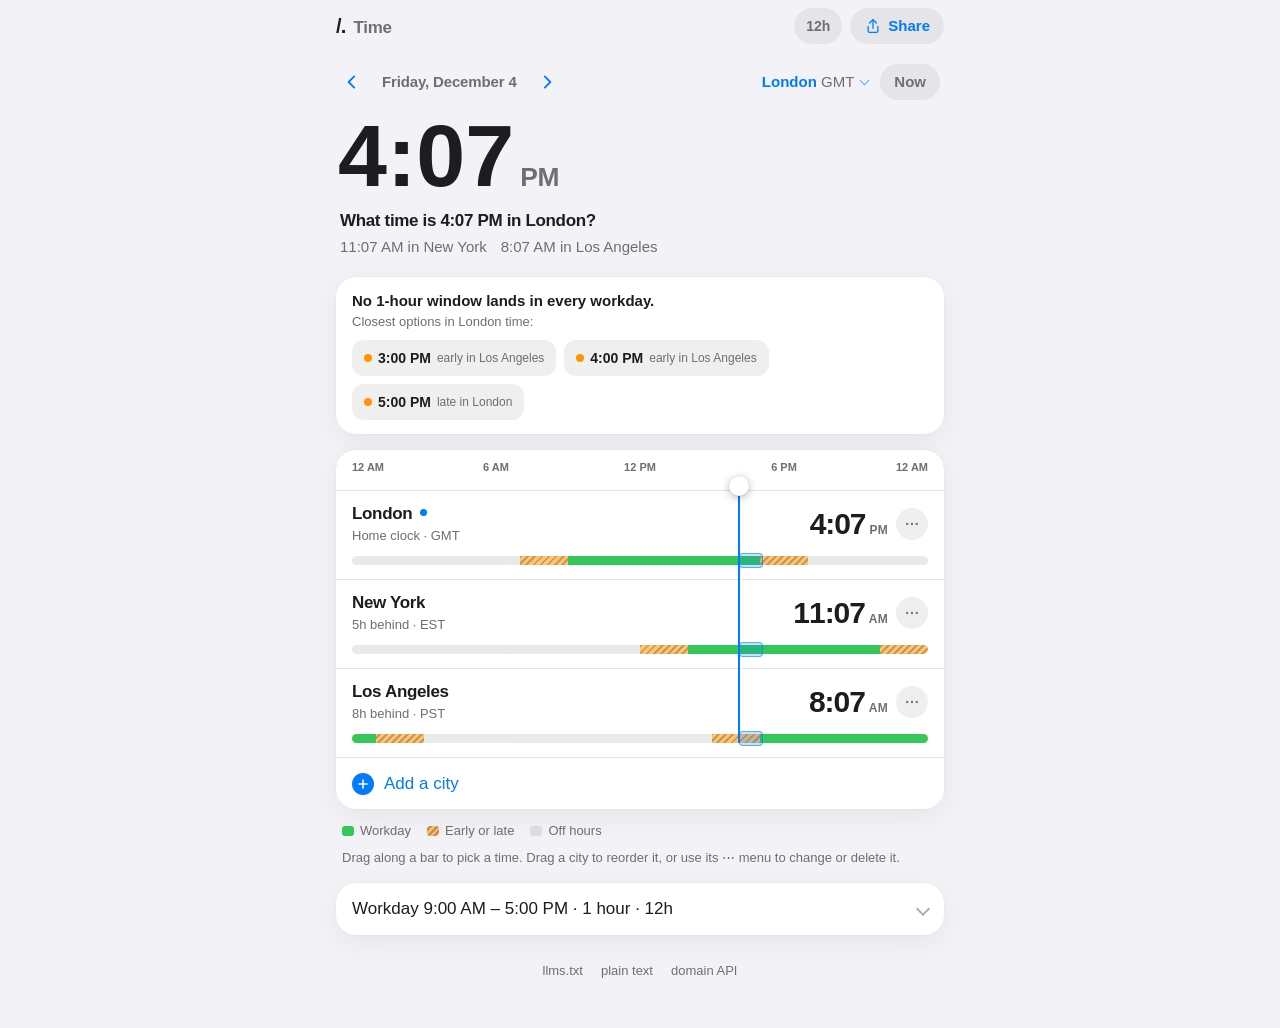
<file: utilities/time.html>
<!DOCTYPE html>
<html lang="en">
<head>
  <meta charset="utf-8" />
  <meta name="viewport" content="width=device-width, initial-scale=1" />
  <title>World Time Converter — forwardslashdot</title>
  <meta name="description" content="World time converter — moved to /worldtimeconverter." />
  <link rel="canonical" href="https://www.forwardslashdot.com/worldtimeconverter" />
  <meta http-equiv="refresh" content="0;url=/worldtimeconverter" />
  <script>location.replace("/worldtimeconverter" + location.search + location.hash);</script>
</head>
<body>
  <p><a href="/worldtimeconverter">World Time Converter has moved</a>.</p>
</body>
</html>
</file>
<file: assets/mh-motion.css>
/* mihom.ca share bounce, copied from the site's motion rules.
   1.3s ease-in-out; translateY decaying peaks -4, +2, -1.3, +0.85, -0.55, +0.35, -0.2, +0.08 px
   at 20/36/49/60/70/79/87/94%. Replay by removing and re-adding .mh-bounce. */

@keyframes mh-bounce {
  0% { transform: translateY(0); }
  20% { transform: translateY(-4px); }
  36% { transform: translateY(2px); }
  49% { transform: translateY(-1.3px); }
  60% { transform: translateY(0.85px); }
  70% { transform: translateY(-0.55px); }
  79% { transform: translateY(0.35px); }
  87% { transform: translateY(-0.2px); }
  94% { transform: translateY(0.08px); }
  100% { transform: translateY(0); }
}

.mh-bounce { animation: mh-bounce 1.3s ease-in-out; }

@media (prefers-reduced-motion: reduce) {
  .mh-bounce { animation: none; }
}
</file>
